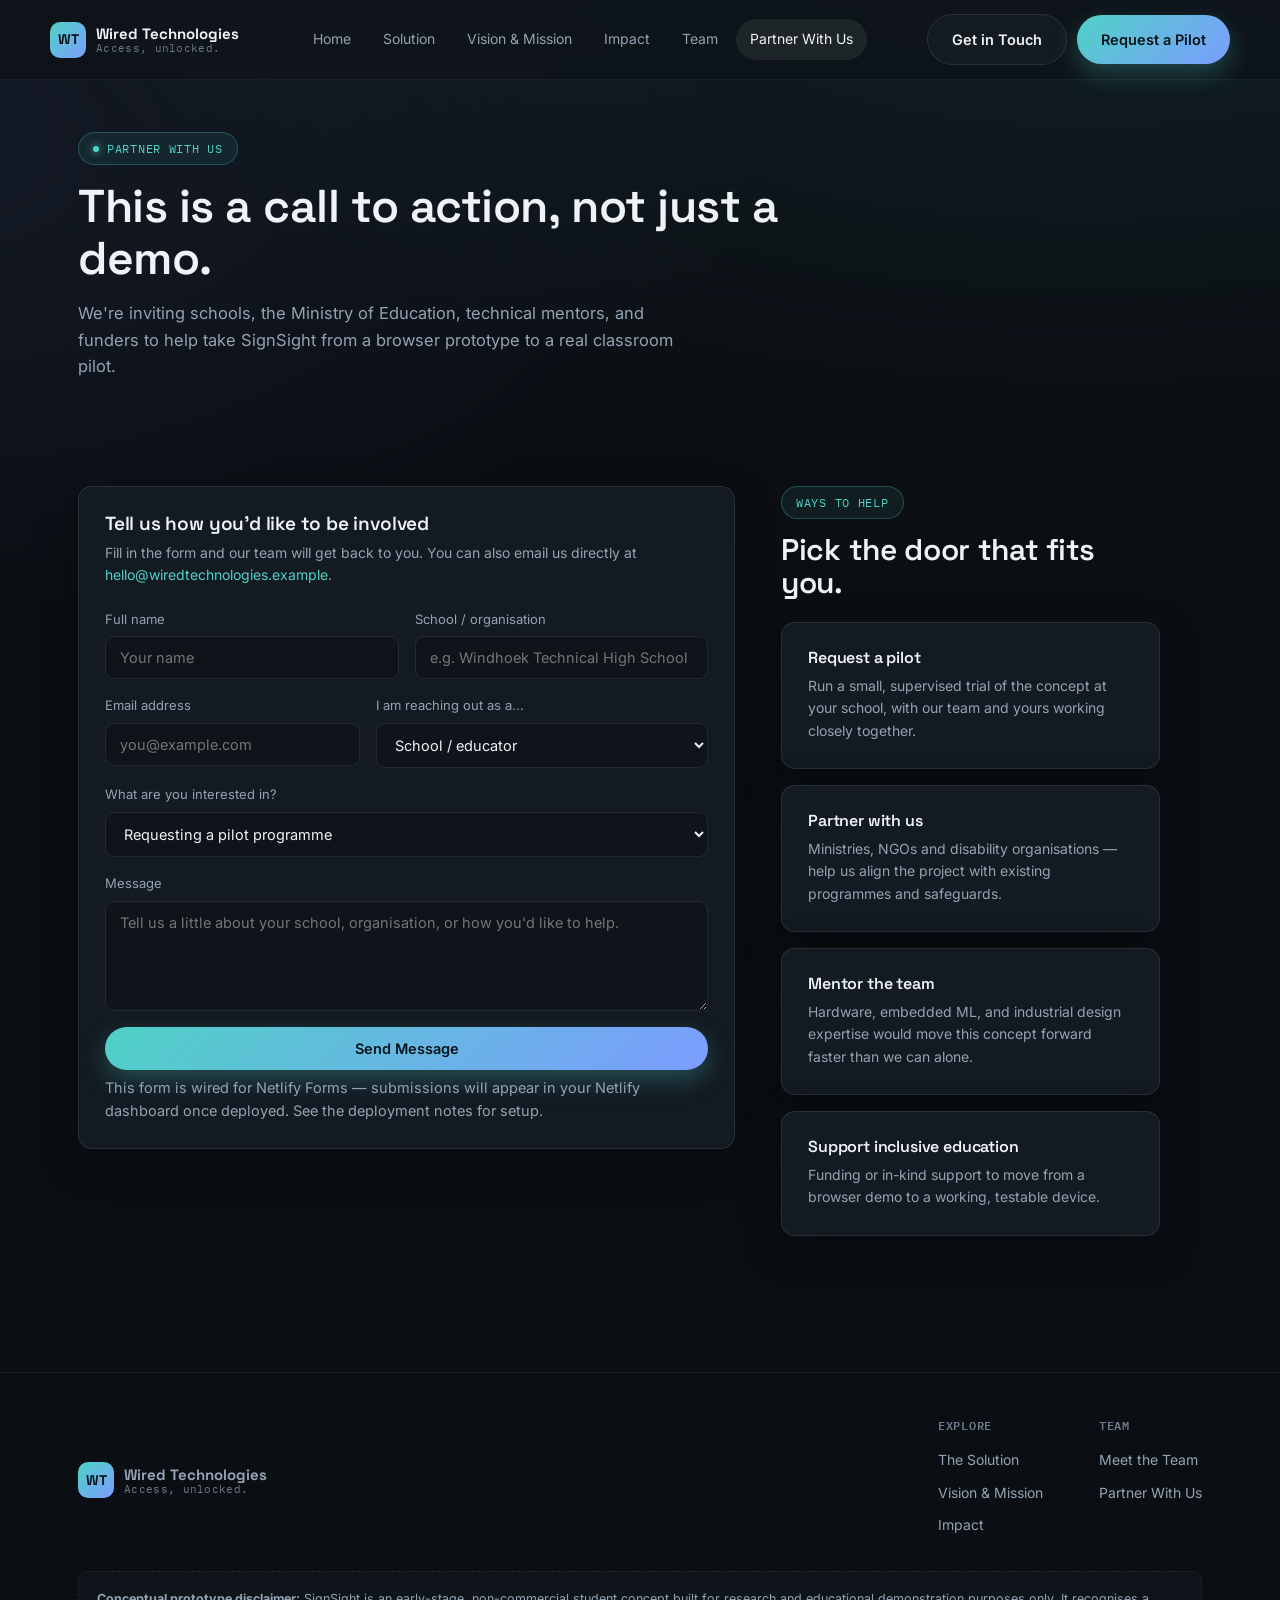
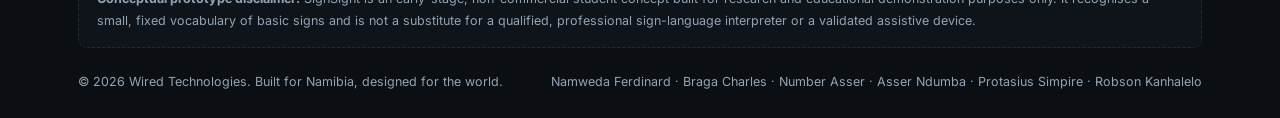
<file: contact.html>
<!DOCTYPE html>
<html lang="en">
<head>
<meta charset="UTF-8" />
<meta name="viewport" content="width=device-width, initial-scale=1.0" />
<title>Partner With Us — SignSight | Wired Technologies</title>
<meta name="description" content="Request a pilot, offer to mentor, or get in touch with the SignSight team." />
<link rel="icon" href="data:image/svg+xml,<svg xmlns=%22http://www.w3.org/2000/svg%22 viewBox=%220 0 100 100%22><rect width=%22100%22 height=%22100%22 rx=%2222%22 fill=%22%230b0f14%22/><text x=%2250%22 y=%2266%22 font-size=%2250%22 text-anchor=%22middle%22 fill=%22%234fd1c5%22 font-family=%22sans-serif%22>W</text></svg>" />
<link rel="stylesheet" href="css/style.css" />
</head>
<body>

  <header class="topbar">
    <div class="container topbar-inner">
      <a href="index.html" class="brand">
        <span class="brand-mark">WT</span>
        <span class="brand-text"><strong>Wired Technologies</strong><small>Access, unlocked.</small></span>
      </a>
      <nav class="nav-links" id="navLinks">
        <a href="index.html" data-page="index.html">Home</a>
        <a href="about.html" data-page="about.html">Solution</a>
        <a href="vision.html" data-page="vision.html">Vision &amp; Mission</a>
        <a href="impact.html" data-page="impact.html">Impact</a>
        <a href="team.html" data-page="team.html">Team</a>
        <a href="contact.html" data-page="contact.html">Partner With Us</a>
      </nav>
      <div class="nav-cta">
        <a href="contact.html" class="btn btn-ghost">Get in Touch</a>
        <a href="contact.html#pilot" class="btn btn-primary">Request a Pilot</a>
        <button class="nav-toggle" id="navToggle" aria-label="Toggle navigation" aria-expanded="false">
          <svg width="18" height="18" viewBox="0 0 24 24" fill="none" stroke="currentColor" stroke-width="2"><path d="M3 6h18M3 12h18M3 18h18"/></svg>
        </button>
      </div>
    </div>
  </header>

  <section class="page-hero">
    <div class="container">
      <span class="eyebrow"><span class="dot"></span> Partner with us</span>
      <h1>This is a call to action, not just a demo.</h1>
      <p>We're inviting schools, the Ministry of Education, technical mentors, and funders to help take SignSight from a browser prototype to a real classroom pilot.</p>
    </div>
  </section>

  <section class="section" id="pilot">
    <div class="container two-col">

      <!-- Contact form -->
      <div class="reveal">
        <div class="card">
          <h3 style="font-size:19px;">Tell us how you'd like to be involved</h3>
          <p class="muted" style="margin-top:6px; font-size:14px;">Fill in the form and our team will get back to you. You can also email us directly at <a href="mailto:hello@wiredtechnologies.example" style="color:var(--accent);">hello@wiredtechnologies.example</a>.</p>

          <form
            name="signsight-partner-inquiry"
            method="POST"
            data-netlify="true"
            netlify-honeypot="bot-field"
            style="margin-top:22px;"
          >
            <!-- Required hidden fields for Netlify Forms -->
            <input type="hidden" name="form-name" value="signsight-partner-inquiry" />
            <p style="display:none;">
              <label>Don't fill this out if you're human: <input name="bot-field" /></label>
            </p>

            <div class="form-grid">
              <div class="field">
                <label for="name">Full name</label>
                <input id="name" name="name" type="text" required placeholder="Your name" />
              </div>
              <div class="field">
                <label for="org">School / organisation</label>
                <input id="org" name="org" type="text" placeholder="e.g. Windhoek Technical High School" />
              </div>
            </div>

            <div class="form-grid">
              <div class="field">
                <label for="email">Email address</label>
                <input id="email" name="email" type="email" required placeholder="you@example.com" />
              </div>
              <div class="field">
                <label for="role">I am reaching out as a...</label>
                <select id="role" name="role">
                  <option value="school">School / educator</option>
                  <option value="ministry">Ministry of Education / policy partner</option>
                  <option value="deaf-community">Deaf community member / Deaf educator</option>
                  <option value="mentor">Technical mentor / engineer</option>
                  <option value="funder">Funder / donor</option>
                  <option value="other">Other</option>
                </select>
              </div>
            </div>

            <div class="field">
              <label for="interest">What are you interested in?</label>
              <select id="interest" name="interest">
                <option value="pilot">Requesting a pilot programme</option>
                <option value="partner">General partnership</option>
                <option value="mentor">Offering technical mentorship</option>
                <option value="fund">Offering funding / support</option>
                <option value="feedback">Sharing feedback on the concept</option>
              </select>
            </div>

            <div class="field">
              <label for="message">Message</label>
              <textarea id="message" name="message" required placeholder="Tell us a little about your school, organisation, or how you'd like to help."></textarea>
            </div>

            <button type="submit" class="btn btn-primary btn-block">Send Message</button>
            <p class="form-note">This form is wired for Netlify Forms — submissions will appear in your Netlify dashboard once deployed. See the deployment notes for setup.</p>
          </form>
        </div>
      </div>

      <!-- Ways to help -->
      <div class="reveal">
        <span class="eyebrow">Ways to help</span>
        <h2 style="margin-top:14px; font-size: clamp(24px,3vw,30px);">Pick the door that fits you.</h2>

        <div style="display:flex; flex-direction:column; gap:16px; margin-top:22px;">
          <div class="card">
            <h3 style="font-size:16px;">Request a pilot</h3>
            <p style="font-size:14px; margin-top:6px;">Run a small, supervised trial of the concept at your school, with our team and yours working closely together.</p>
          </div>
          <div class="card">
            <h3 style="font-size:16px;">Partner with us</h3>
            <p style="font-size:14px; margin-top:6px;">Ministries, NGOs and disability organisations — help us align the project with existing programmes and safeguards.</p>
          </div>
          <div class="card">
            <h3 style="font-size:16px;">Mentor the team</h3>
            <p style="font-size:14px; margin-top:6px;">Hardware, embedded ML, and industrial design expertise would move this concept forward faster than we can alone.</p>
          </div>
          <div class="card">
            <h3 style="font-size:16px;">Support inclusive education</h3>
            <p style="font-size:14px; margin-top:6px;">Funding or in-kind support to move from a browser demo to a working, testable device.</p>
          </div>
        </div>
      </div>
    </div>
  </section>

  <footer class="footer">
    <div class="container">
      <div class="footer-top">
        <div class="brand">
          <span class="brand-mark">WT</span>
          <span class="brand-text"><strong>Wired Technologies</strong><small>Access, unlocked.</small></span>
        </div>
        <div class="footer-cols">
          <div class="footer-col">
            <h4>Explore</h4>
            <a href="about.html">The Solution</a>
            <a href="vision.html">Vision &amp; Mission</a>
            <a href="impact.html">Impact</a>
          </div>
          <div class="footer-col">
            <h4>Team</h4>
            <a href="team.html">Meet the Team</a>
            <a href="contact.html">Partner With Us</a>
          </div>
        </div>
      </div>
      <div class="footer-disclaimer">
        <strong>Conceptual prototype disclaimer:</strong> SignSight is an early-stage, non-commercial student concept built for research and educational demonstration purposes only. It recognises a small, fixed vocabulary of basic signs and is not a substitute for a qualified, professional sign-language interpreter or a validated assistive device.
      </div>
      <div class="footer-bottom">
        <span>© <span data-year></span> Wired Technologies. Built for Namibia, designed for the world.</span>
        <span>Namweda Ferdinard · Braga Charles · Number Asser · Asser Ndumba · Protasius Simpire · Robson Kanhalelo</span>
      </div>
    </div>
  </footer>

  <script src="js/main.js"></script>
</body>
</html>
</file>
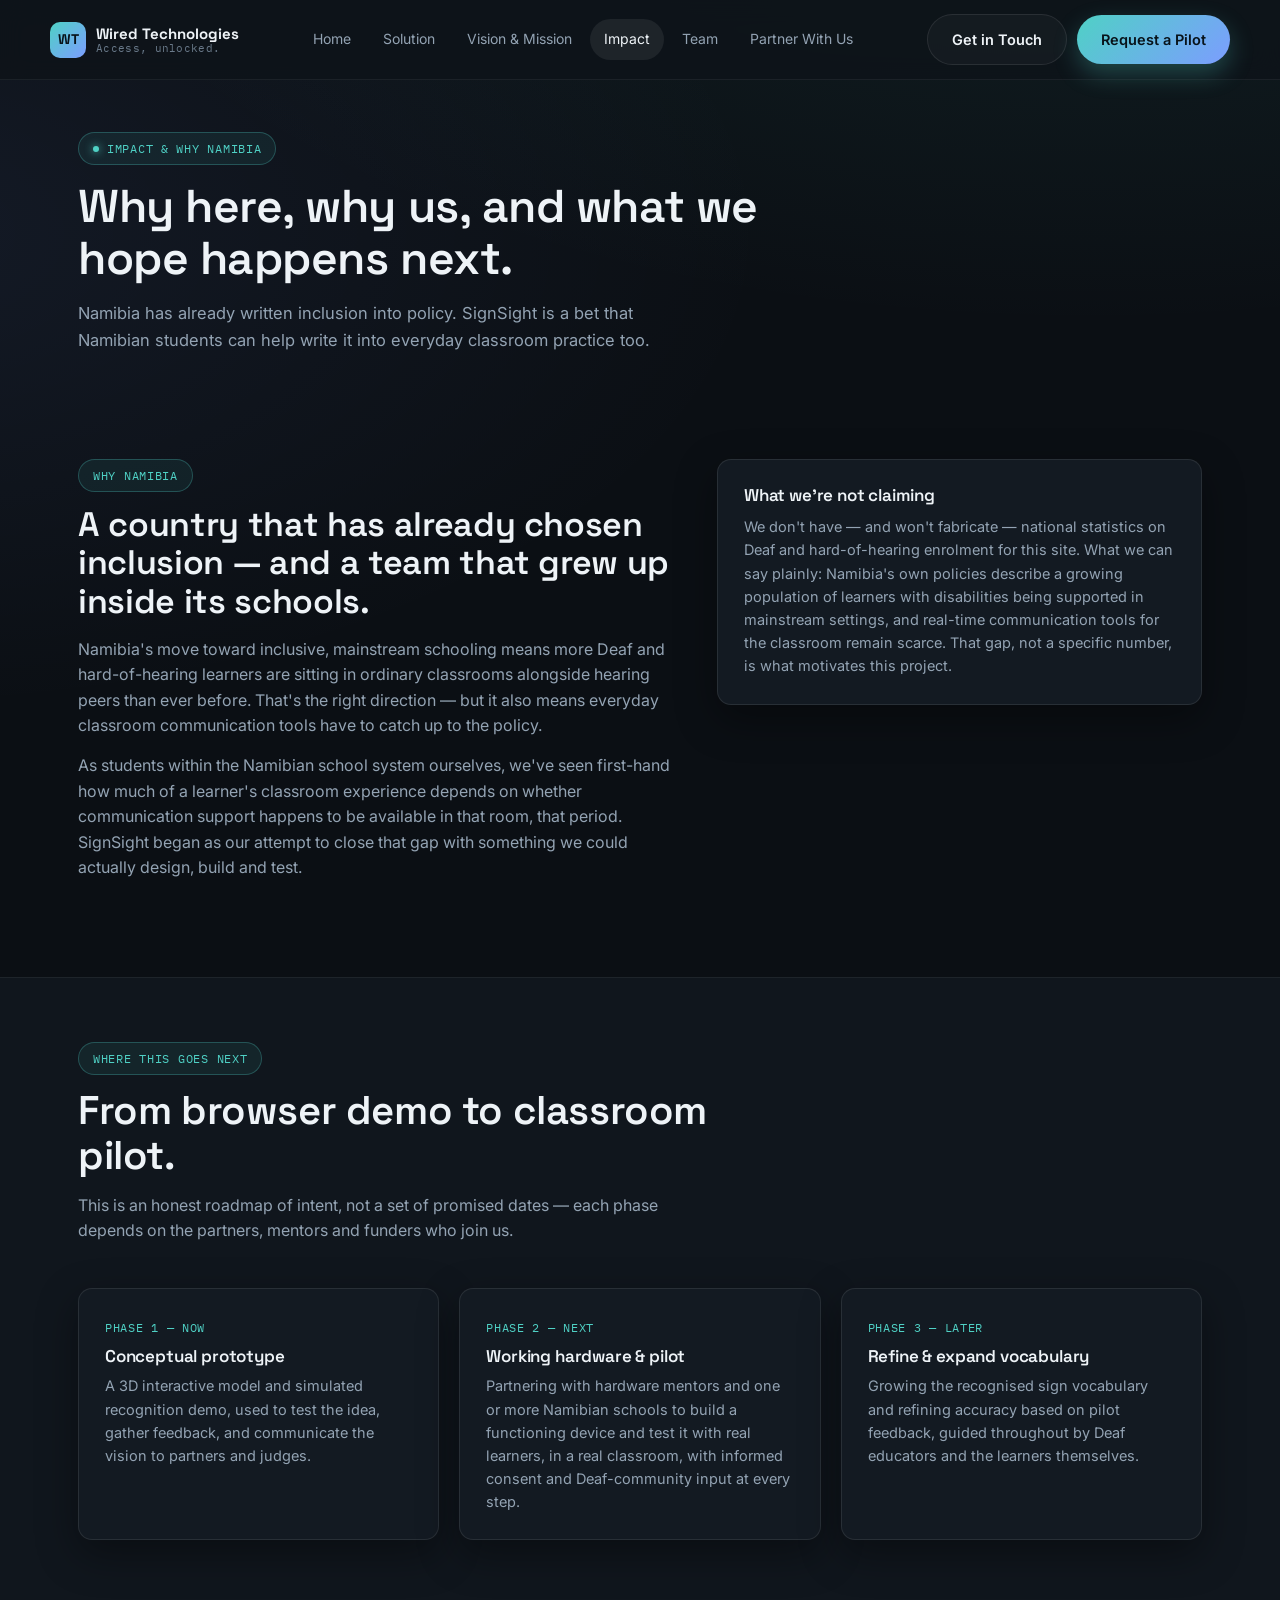
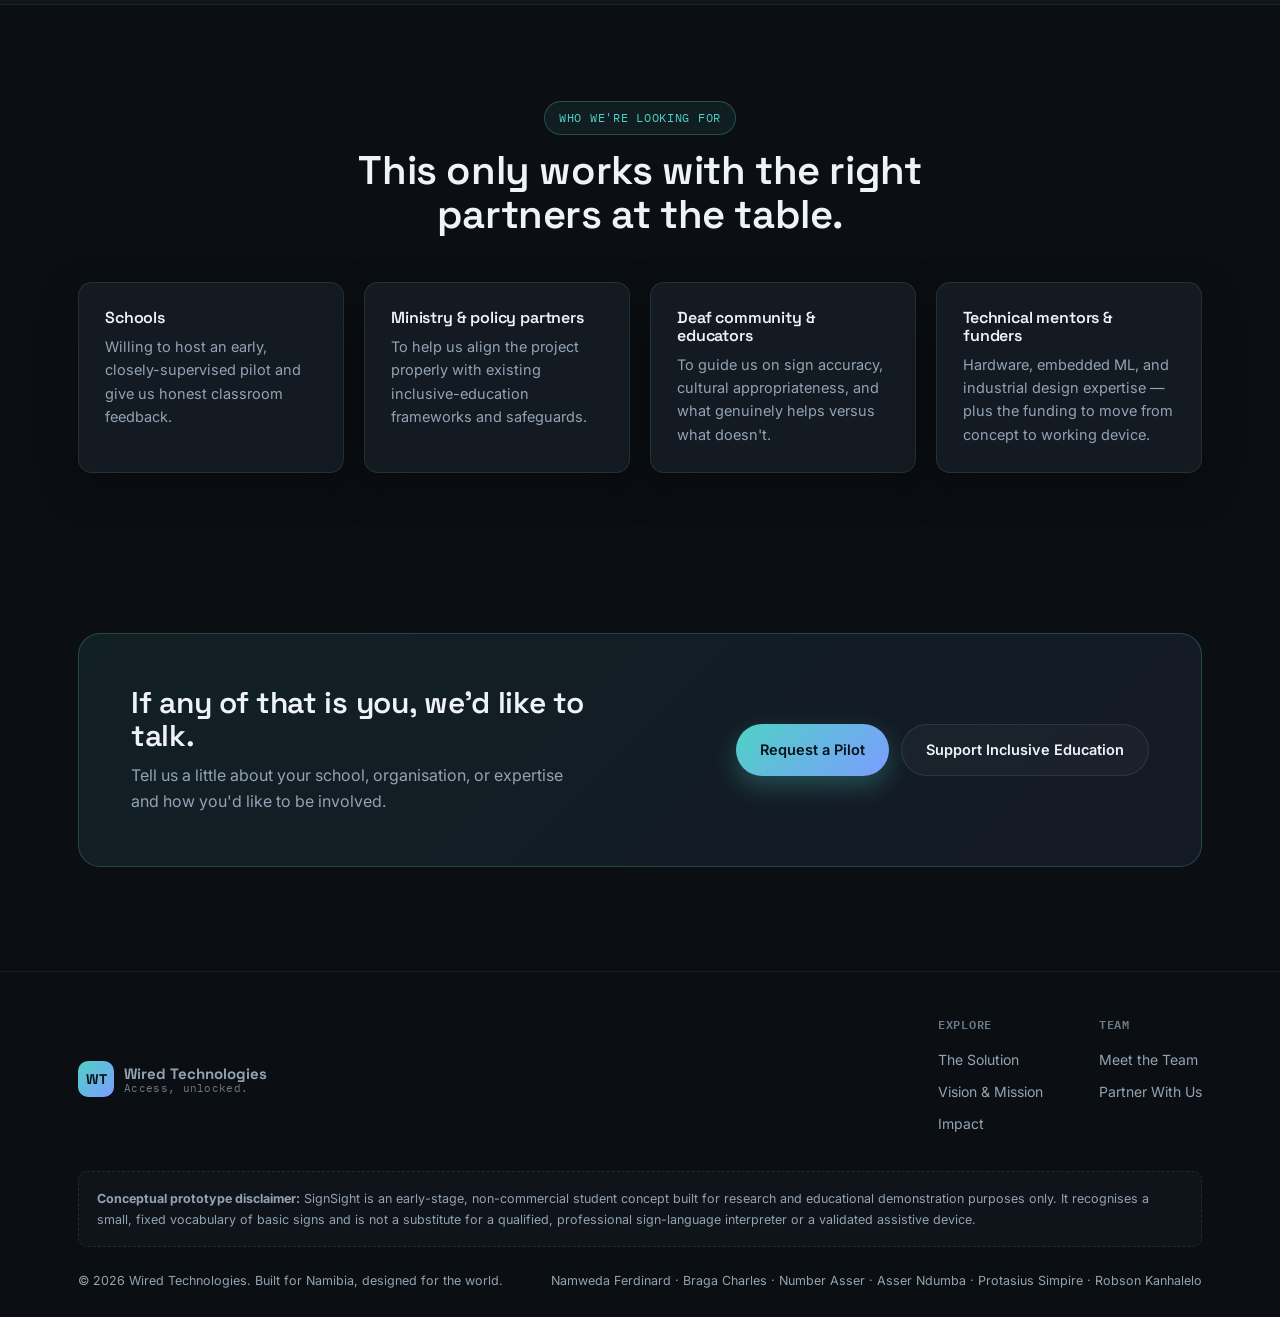
<file: impact.html>
<!DOCTYPE html>
<html lang="en">
<head>
<meta charset="UTF-8" />
<meta name="viewport" content="width=device-width, initial-scale=1.0" />
<title>Impact &amp; Why Namibia — SignSight | Wired Technologies</title>
<meta name="description" content="Why SignSight starts in Namibia, and the roadmap from conceptual prototype to classroom pilot." />
<link rel="icon" href="data:image/svg+xml,<svg xmlns=%22http://www.w3.org/2000/svg%22 viewBox=%220 0 100 100%22><rect width=%22100%22 height=%22100%22 rx=%2222%22 fill=%22%230b0f14%22/><text x=%2250%22 y=%2266%22 font-size=%2250%22 text-anchor=%22middle%22 fill=%22%234fd1c5%22 font-family=%22sans-serif%22>W</text></svg>" />
<link rel="stylesheet" href="css/style.css" />
</head>
<body>

  <header class="topbar">
    <div class="container topbar-inner">
      <a href="index.html" class="brand">
        <span class="brand-mark">WT</span>
        <span class="brand-text"><strong>Wired Technologies</strong><small>Access, unlocked.</small></span>
      </a>
      <nav class="nav-links" id="navLinks">
        <a href="index.html" data-page="index.html">Home</a>
        <a href="about.html" data-page="about.html">Solution</a>
        <a href="vision.html" data-page="vision.html">Vision &amp; Mission</a>
        <a href="impact.html" data-page="impact.html">Impact</a>
        <a href="team.html" data-page="team.html">Team</a>
        <a href="contact.html" data-page="contact.html">Partner With Us</a>
      </nav>
      <div class="nav-cta">
        <a href="contact.html" class="btn btn-ghost">Get in Touch</a>
        <a href="contact.html#pilot" class="btn btn-primary">Request a Pilot</a>
        <button class="nav-toggle" id="navToggle" aria-label="Toggle navigation" aria-expanded="false">
          <svg width="18" height="18" viewBox="0 0 24 24" fill="none" stroke="currentColor" stroke-width="2"><path d="M3 6h18M3 12h18M3 18h18"/></svg>
        </button>
      </div>
    </div>
  </header>

  <section class="page-hero">
    <div class="container">
      <span class="eyebrow"><span class="dot"></span> Impact &amp; why Namibia</span>
      <h1>Why here, why us, and what we hope happens next.</h1>
      <p>Namibia has already written inclusion into policy. SignSight is a bet that Namibian students can help write it into everyday classroom practice too.</p>
    </div>
  </section>

  <!-- ============ WHY NAMIBIA ============ -->
  <section class="section">
    <div class="container two-col">
      <div class="reveal">
        <span class="eyebrow">Why Namibia</span>
        <h2 style="margin-top:14px; font-size: clamp(26px,3.2vw,34px);">A country that has already chosen inclusion — and a team that grew up inside its schools.</h2>
        <p class="muted" style="margin-top:16px;">Namibia's move toward inclusive, mainstream schooling means more Deaf and hard-of-hearing learners are sitting in ordinary classrooms alongside hearing peers than ever before. That's the right direction — but it also means everyday classroom communication tools have to catch up to the policy.</p>
        <p class="muted" style="margin-top:14px;">As students within the Namibian school system ourselves, we've seen first-hand how much of a learner's classroom experience depends on whether communication support happens to be available in that room, that period. SignSight began as our attempt to close that gap with something we could actually design, build and test.</p>
      </div>
      <div class="card reveal">
        <h3>What we're not claiming</h3>
        <p style="margin-top:10px; font-size:14.5px;">We don't have — and won't fabricate — national statistics on Deaf and hard-of-hearing enrolment for this site. What we can say plainly: Namibia's own policies describe a growing population of learners with disabilities being supported in mainstream settings, and real-time communication tools for the classroom remain scarce. That gap, not a specific number, is what motivates this project.</p>
      </div>
    </div>
  </section>

  <!-- ============ ROADMAP ============ -->
  <section class="section section-tight" style="background: var(--bg-2); border-top:1px solid var(--border-soft); border-bottom:1px solid var(--border-soft);">
    <div class="container">
      <div class="section-head reveal">
        <span class="eyebrow">Where this goes next</span>
        <h2>From browser demo to classroom pilot.</h2>
        <p>This is an honest roadmap of intent, not a set of promised dates — each phase depends on the partners, mentors and funders who join us.</p>
      </div>
      <div class="grid grid-3">
        <div class="card step-card reveal">
          <span class="step-tag">Phase 1 — Now</span>
          <h3>Conceptual prototype</h3>
          <p>A 3D interactive model and simulated recognition demo, used to test the idea, gather feedback, and communicate the vision to partners and judges.</p>
        </div>
        <div class="card step-card reveal">
          <span class="step-tag">Phase 2 — Next</span>
          <h3>Working hardware &amp; pilot</h3>
          <p>Partnering with hardware mentors and one or more Namibian schools to build a functioning device and test it with real learners, in a real classroom, with informed consent and Deaf-community input at every step.</p>
        </div>
        <div class="card step-card reveal">
          <span class="step-tag">Phase 3 — Later</span>
          <h3>Refine &amp; expand vocabulary</h3>
          <p>Growing the recognised sign vocabulary and refining accuracy based on pilot feedback, guided throughout by Deaf educators and the learners themselves.</p>
        </div>
      </div>
    </div>
  </section>

  <!-- ============ WHO WE NEED ============ -->
  <section class="section">
    <div class="container">
      <div class="section-head reveal center">
        <span class="eyebrow">Who we're looking for</span>
        <h2>This only works with the right partners at the table.</h2>
      </div>
      <div class="grid grid-4">
        <div class="card reveal">
          <h3 style="font-size:16px;">Schools</h3>
          <p>Willing to host an early, closely-supervised pilot and give us honest classroom feedback.</p>
        </div>
        <div class="card reveal">
          <h3 style="font-size:16px;">Ministry &amp; policy partners</h3>
          <p>To help us align the project properly with existing inclusive-education frameworks and safeguards.</p>
        </div>
        <div class="card reveal">
          <h3 style="font-size:16px;">Deaf community &amp; educators</h3>
          <p>To guide us on sign accuracy, cultural appropriateness, and what genuinely helps versus what doesn't.</p>
        </div>
        <div class="card reveal">
          <h3 style="font-size:16px;">Technical mentors &amp; funders</h3>
          <p>Hardware, embedded ML, and industrial design expertise — plus the funding to move from concept to working device.</p>
        </div>
      </div>
    </div>
  </section>

  <section class="section section-tight">
    <div class="container">
      <div class="cta-band reveal">
        <div>
          <h2>If any of that is you, we'd like to talk.</h2>
          <p>Tell us a little about your school, organisation, or expertise and how you'd like to be involved.</p>
        </div>
        <div class="cta-row" style="margin-top:0;">
          <a href="contact.html#pilot" class="btn btn-primary">Request a Pilot</a>
          <a href="contact.html" class="btn btn-ghost">Support Inclusive Education</a>
        </div>
      </div>
    </div>
  </section>

  <footer class="footer">
    <div class="container">
      <div class="footer-top">
        <div class="brand">
          <span class="brand-mark">WT</span>
          <span class="brand-text"><strong>Wired Technologies</strong><small>Access, unlocked.</small></span>
        </div>
        <div class="footer-cols">
          <div class="footer-col">
            <h4>Explore</h4>
            <a href="about.html">The Solution</a>
            <a href="vision.html">Vision &amp; Mission</a>
            <a href="impact.html">Impact</a>
          </div>
          <div class="footer-col">
            <h4>Team</h4>
            <a href="team.html">Meet the Team</a>
            <a href="contact.html">Partner With Us</a>
          </div>
        </div>
      </div>
      <div class="footer-disclaimer">
        <strong>Conceptual prototype disclaimer:</strong> SignSight is an early-stage, non-commercial student concept built for research and educational demonstration purposes only. It recognises a small, fixed vocabulary of basic signs and is not a substitute for a qualified, professional sign-language interpreter or a validated assistive device.
      </div>
      <div class="footer-bottom">
        <span>© <span data-year></span> Wired Technologies. Built for Namibia, designed for the world.</span>
        <span>Namweda Ferdinard · Braga Charles · Number Asser · Asser Ndumba · Protasius Simpire · Robson Kanhalelo</span>
      </div>
    </div>
  </footer>

  <script src="js/main.js"></script>
</body>
</html>
</file>
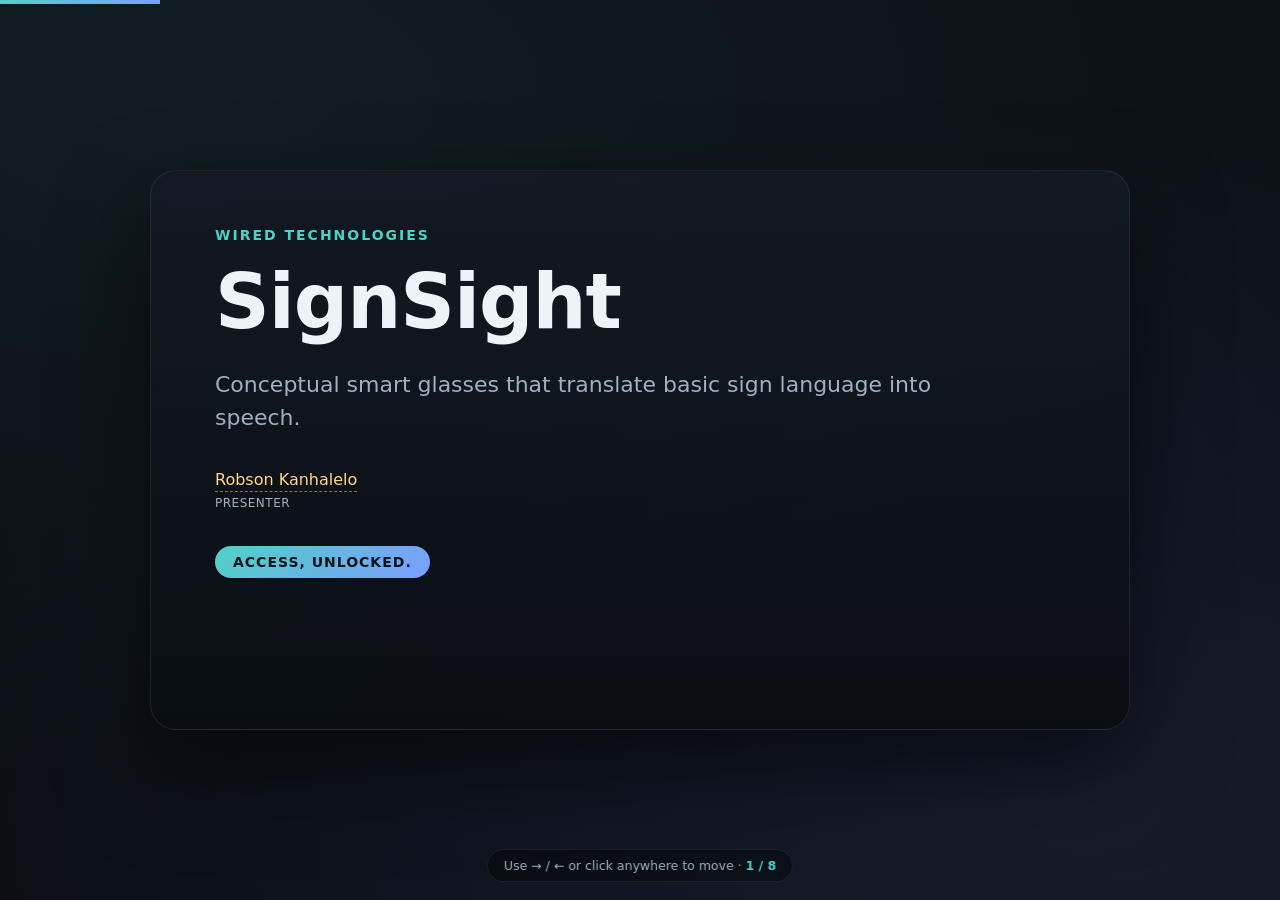
<file: slides.html>
<!DOCTYPE html>
<html lang="en">
<head>
<meta charset="UTF-8" />
<meta name="viewport" content="width=device-width, initial-scale=1.0, maximum-scale=1.0, user-scalable=no" />
<title>Wired Technologies — SignSight Pitch</title>
<link rel="stylesheet" href="style.css" />
</head>
<body>

  <div class="progress" id="progress"></div>
  <div class="nav-hint" id="navHint">Use → / ← or click anywhere to move · <span id="slideCount">1 / 8</span></div>

  <div class="viewport" id="viewport">
    <div class="canvas" id="canvas">

      <!-- 1. INTRODUCTION -->
      <section class="slide" data-scale="1" data-x="0" data-y="0">
        <div class="eyebrow">Wired Technologies</div>
        <h1>SignSight</h1>
        <p class="lead">Conceptual smart glasses that translate basic sign language into speech.</p>
        <div class="intro-meta">
          <div><span class="ph">Robson Kanhalelo</span><small>Presenter</small></div>
          <!-- <div><span class="ph">[ Team Role ]</span><small>e.g. Founder &amp; Lead Designer</small></div> -->
        </div>
        <div class="tag">Access, unlocked.</div>
      </section>

      <!-- 2. PROBLEM -->
      <section class="slide" data-scale="1.15" data-x="1500" data-y="-120">
        <div class="eyebrow">01 · Problem</div>
        <h2>Communication shouldn't be a barrier to learning.</h2>
        <p class="body">Deaf and hard-of-hearing learners face daily gaps in classrooms and public life — not because they lack ability, but because interpretation is scarce.</p>
        <div class="stat-grid">
          <div class="stat-card"><strong>430M</strong><span>people worldwide have disabling hearing loss (WHO)</span></div>
          <div class="stat-card"><strong>80%</strong><span>of school-age deaf children in low/middle-income countries are out of school</span></div>
          <div class="stat-card"><strong>&lt;3%</strong><span>of deaf children globally learn in a sign language they can use natively</span></div>
        </div>
      </section>

      <!-- 3. SOLUTION -->
      <section class="slide" data-scale="1.1" data-x="3100" data-y="140">
        <div class="eyebrow">02 · Solution</div>
        <h2>SignSight: glasses that listen with the eyes.</h2>
        <p class="body">A camera, on-device AI, and a bone-conduction speaker work together to recognise basic signs and speak them aloud in real time — no interpreter required for everyday phrases.</p>
        <ul class="pill-list">
          <li>Miniature camera</li>
          <li>On-device gesture AI</li>
          <li>Bone-conduction speech output</li>
          <li>Classroom &amp; everyday modes</li>
        </ul>
        <div class="proto-link">
          <div class="proto-card">
            <strong>Live interactive 3D prototype</strong>
            <p>See, rotate and demo the concept: <span class="ph"><a href="https://wiredtechnologies.netlify.app/" target="_blank">View Prototype</a></span></p>
          </div>
        </div>
      </section>

      <!-- 4. MARKET -->
      <section class="slide" data-scale="1.15" data-x="4700" data-y="-160">
        <div class="eyebrow">03 · Market</div>
        <h2>A large, underserved population.</h2>
        <div class="stat-grid three">
          <div class="stat-card"><strong>70M</strong><span>Deaf people worldwide (WFD)</span></div>
          <div class="stat-card"><strong>34M</strong><span>children under 15 with disabling hearing loss</span></div>
          <div class="stat-card"><strong>300+</strong><span>distinct sign languages in use globally</span></div>
          <div class="stat-card"><strong>136M</strong><span>people with hearing loss in the WHO African Region</span></div>
          <div class="stat-card"><strong>80%+</strong><span>of deaf people live in developing countries</span></div>
          <div class="stat-card"><strong>3.8%</strong><span>of Namibia's population (~114,648 people) lives with a disability — 2023 Census</span></div>
        </div>
      </section>

      <!-- 5. CHALLENGE / IMPACT -->
      <section class="slide" data-scale="1.1" data-x="6300" data-y="180">
        <div class="eyebrow">04 · Challenge &amp; Impact</div>
        <h2>Namibia's access gap is real and measurable.</h2>
        <div class="two-col">
          <div>
            <h3>Friction today</h3>
            <ul class="check-list">
              <li>Only a handful of specialised schools (e.g. Eluwa Special School, Windhoek School for the Deaf)</li>
              <li>Severe shortage of qualified sign-language interpreters nationwide</li>
              <li>Mainstream classrooms often lack any interpretation support</li>
              <li>Public offices and services frequently inaccessible to Deaf Namibians</li>
            </ul>
          </div>
          <div>
            <h3>Value created</h3>
            <ul class="check-list positive">
              <li>Real-time basic communication without waiting for an interpreter</li>
              <li>Supports inclusion in mainstream classrooms, not just special schools</li>
              <li>Lowers the everyday cost of simple interactions (greetings, yes/no, help)</li>
              <li>Complements — never replaces — professional interpreters</li>
            </ul>
          </div>
        </div>
        <p class="tiny-note">~8,300 culturally Deaf Namibians are estimated to use Namibian Sign Language natively (some older estimates of hearing-impaired individuals exceed 20,000).</p>
      </section>

      <!-- 6. COMPETITIVE ADVANTAGE -->
      <section class="slide" data-scale="1.1" data-x="7900" data-y="-140">
        <div class="eyebrow">05 · Competitive Advantage</div>
        <h2>Why this approach wins.</h2>
        <div class="adv-grid">
          <div class="adv-card"><h3>On-device first</h3><p>Core recognition works offline — critical where connectivity is unreliable.</p></div>
          <div class="adv-card"><h3>Hardware-agnostic vocabulary</h3><p>Sign vocabularies can be updated per region/language without redesigning hardware.</p></div>
          <div class="adv-card"><h3>Discreet, wearable form</h3><p>Looks and wears like ordinary glasses — no stigma, no bulky external device.</p></div>
          <div class="adv-card"><h3>Built with local context</h3><p>Designed around Namibian Sign Language and classroom realities first, then scaled outward.</p></div>
        </div>
      </section>

      <!-- 7. TEAM -->
      <section class="slide" data-scale="1.1" data-x="9500" data-y="160">
        <div class="eyebrow">06 · Team</div>
        <h2>The people executing the mission.</h2>
        <div class="team-grid">
          <div class="team-card"><div class="avatar">?</div><strong class="ph">Robson Kanhalelo</strong><span class="ph">Software Developer</span></div>
          <div class="team-card"><div class="avatar">?</div><strong class="ph">Tjinae Jorokee</strong><span class="ph">Hardware Lead</span></div>
          <div class="team-card"><div class="avatar">?</div><strong class="ph">Hamburee Varongera</strong><span class="ph">AI / ML Lead</span></div>
          <div class="team-card"><div class="avatar">?</div><strong class="ph">Protasius Simpire</strong><span class="ph">Education Partnership</span></div>
        </div>
      </section>

      <!-- 8. ASK -->
      <section class="slide final" data-scale="1.2" data-x="11100" data-y="-100">
        <div class="eyebrow">07 · Ask</div>
        <h2>What we need to move faster.</h2>
        <div class="ask-grid">
          <div class="ask-card"><strong>Funding</strong><p>Seed support to build a working hardware prototype beyond this concept.</p></div>
          <div class="ask-card"><strong>Pilot schools</strong><p>2–3 Namibian classrooms to trial the concept with real learners and teachers.</p></div>
          <div class="ask-card"><strong>Technical collaborators</strong><p>Gesture-recognition / embedded-AI expertise to validate feasibility.</p></div>
          <div class="ask-card"><strong>Deaf community partnership</strong><p>Guidance from Deaf Namibians and interpreters to keep this respectful and useful.</p></div>
        </div>
        <div class="thanks">
          <h2>Thank you.</h2>
          <p class="ph">info@wiredtechnologies.com</p>
        </div>
      </section>

    </div>
  </div>

  <script src="script.js"></script>
</body>
</html>
</file>
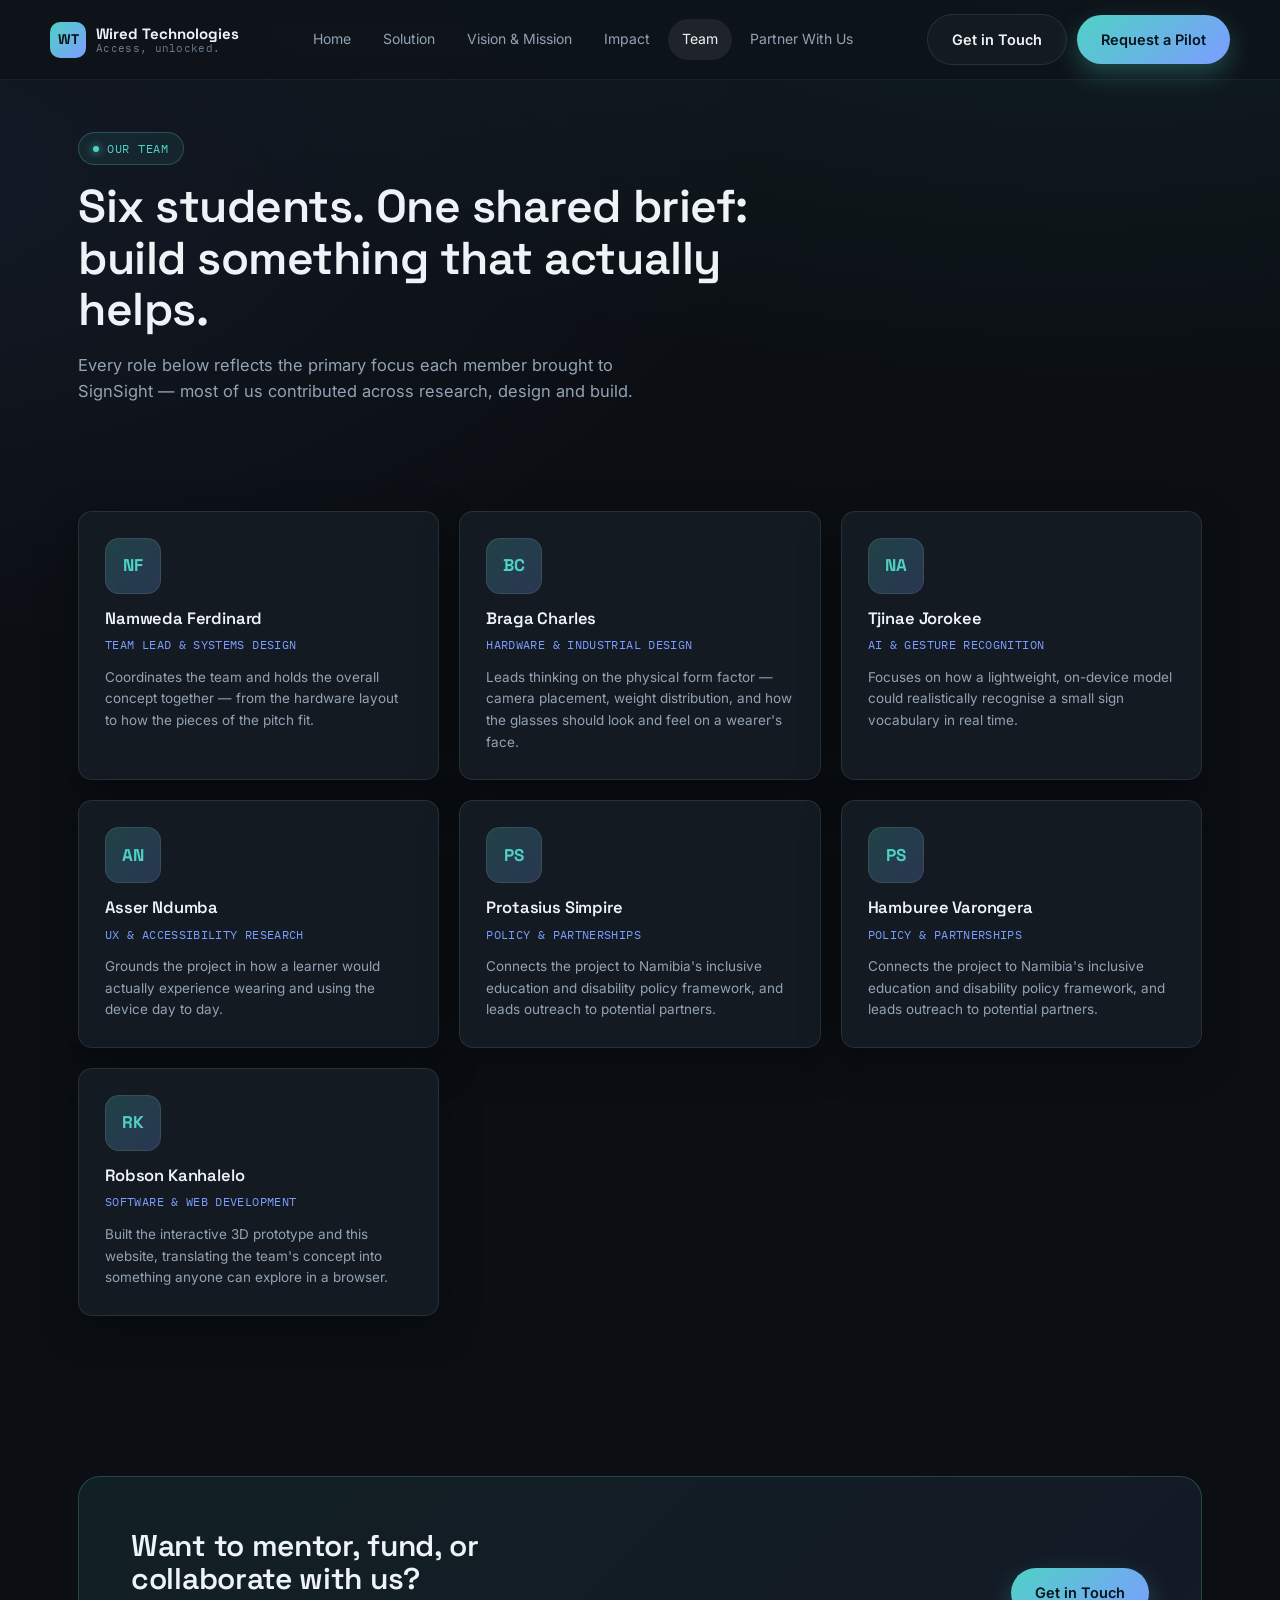
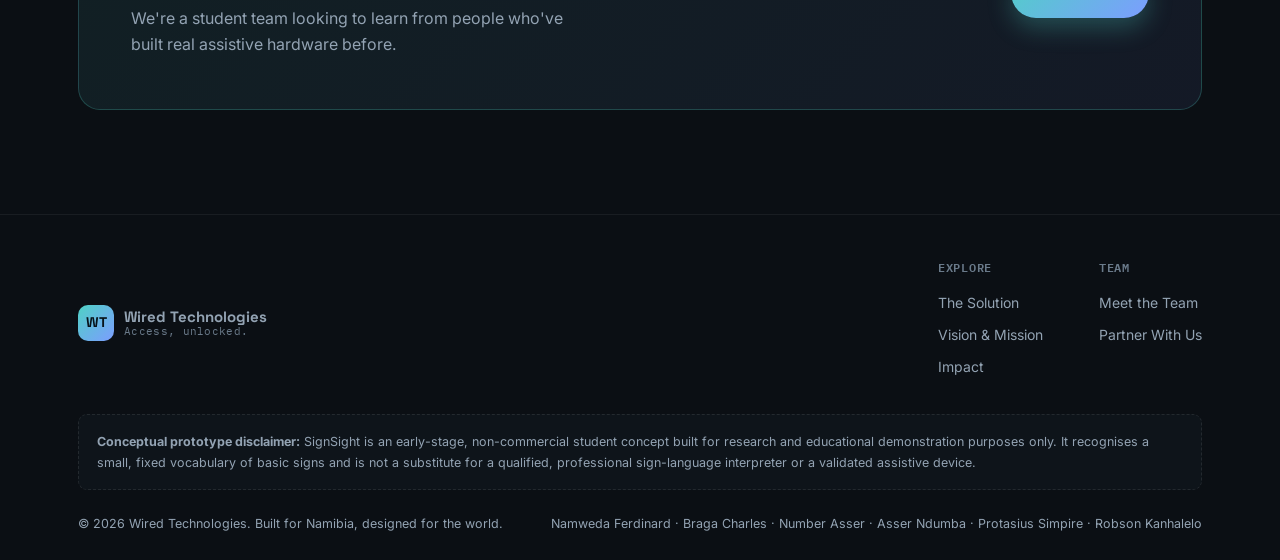
<file: team.html>
<!DOCTYPE html>
<html lang="en">
<head>
<meta charset="UTF-8" />
<meta name="viewport" content="width=device-width, initial-scale=1.0" />
<title>Our Team — SignSight | Wired Technologies</title>
<meta name="description" content="Meet the six-person student team building SignSight." />
<link rel="icon" href="data:image/svg+xml,<svg xmlns=%22http://www.w3.org/2000/svg%22 viewBox=%220 0 100 100%22><rect width=%22100%22 height=%22100%22 rx=%2222%22 fill=%22%230b0f14%22/><text x=%2250%22 y=%2266%22 font-size=%2250%22 text-anchor=%22middle%22 fill=%22%234fd1c5%22 font-family=%22sans-serif%22>W</text></svg>" />
<link rel="stylesheet" href="css/style.css" />
</head>
<body>

  <header class="topbar">
    <div class="container topbar-inner">
      <a href="index.html" class="brand">
        <span class="brand-mark">WT</span>
        <span class="brand-text"><strong>Wired Technologies</strong><small>Access, unlocked.</small></span>
      </a>
      <nav class="nav-links" id="navLinks">
        <a href="index.html" data-page="index.html">Home</a>
        <a href="about.html" data-page="about.html">Solution</a>
        <a href="vision.html" data-page="vision.html">Vision &amp; Mission</a>
        <a href="impact.html" data-page="impact.html">Impact</a>
        <a href="team.html" data-page="team.html">Team</a>
        <a href="contact.html" data-page="contact.html">Partner With Us</a>
      </nav>
      <div class="nav-cta">
        <a href="contact.html" class="btn btn-ghost">Get in Touch</a>
        <a href="contact.html#pilot" class="btn btn-primary">Request a Pilot</a>
        <button class="nav-toggle" id="navToggle" aria-label="Toggle navigation" aria-expanded="false">
          <svg width="18" height="18" viewBox="0 0 24 24" fill="none" stroke="currentColor" stroke-width="2"><path d="M3 6h18M3 12h18M3 18h18"/></svg>
        </button>
      </div>
    </div>
  </header>

  <section class="page-hero">
    <div class="container">
      <span class="eyebrow"><span class="dot"></span> Our team</span>
      <h1>Six students. One shared brief: build something that actually helps.</h1>
      <p>Every role below reflects the primary focus each member brought to SignSight — most of us contributed across research, design and build.</p>
    </div>
  </section>

  <section class="section">
    <div class="container">
      <div class="grid grid-3">
        <div class="card team-card reveal">
          <div class="team-avatar">NF</div>
          <h3>Namweda Ferdinard</h3>
          <span class="team-role">Team Lead &amp; Systems Design</span>
          <p class="desc">Coordinates the team and holds the overall concept together — from the hardware layout to how the pieces of the pitch fit.</p>
        </div>
        <div class="card team-card reveal">
          <div class="team-avatar">BC</div>
          <h3>Braga Charles</h3>
          <span class="team-role">Hardware &amp; Industrial Design</span>
          <p class="desc">Leads thinking on the physical form factor — camera placement, weight distribution, and how the glasses should look and feel on a wearer's face.</p>
        </div>
        <div class="card team-card reveal">
          <div class="team-avatar">NA</div>
          <h3>Tjinae Jorokee</h3>
          <span class="team-role">AI &amp; Gesture Recognition</span>
          <p class="desc">Focuses on how a lightweight, on-device model could realistically recognise a small sign vocabulary in real time.</p>
        </div>
        <div class="card team-card reveal">
          <div class="team-avatar">AN</div>
          <h3>Asser Ndumba</h3>
          <span class="team-role">UX &amp; Accessibility Research</span>
          <p class="desc">Grounds the project in how a learner would actually experience wearing and using the device day to day.</p>
        </div>
        <div class="card team-card reveal">
          <div class="team-avatar">PS</div>
          <h3>Protasius Simpire</h3>
          <span class="team-role">Policy &amp; Partnerships</span>
          <p class="desc">Connects the project to Namibia's inclusive education and disability policy framework, and leads outreach to potential partners.</p>
        </div>
        <div class="card team-card reveal">
          <div class="team-avatar">PS</div>
          <h3>Hamburee Varongera</h3>
          <span class="team-role">Policy &amp; Partnerships</span>
          <p class="desc">Connects the project to Namibia's inclusive education and disability policy framework, and leads outreach to potential partners.</p>
        </div>
        <div class="card team-card reveal">
          <div class="team-avatar">RK</div>
          <h3>Robson Kanhalelo</h3>
          <span class="team-role">Software &amp; Web Development</span>
          <p class="desc">Built the interactive 3D prototype and this website, translating the team's concept into something anyone can explore in a browser.</p>
        </div>
      </div>
    </div>
  </section>

  <section class="section section-tight">
    <div class="container">
      <div class="cta-band reveal">
        <div>
          <h2>Want to mentor, fund, or collaborate with us?</h2>
          <p>We're a student team looking to learn from people who've built real assistive hardware before.</p>
        </div>
        <div class="cta-row" style="margin-top:0;">
          <a href="contact.html" class="btn btn-primary">Get in Touch</a>
        </div>
      </div>
    </div>
  </section>

  <footer class="footer">
    <div class="container">
      <div class="footer-top">
        <div class="brand">
          <span class="brand-mark">WT</span>
          <span class="brand-text"><strong>Wired Technologies</strong><small>Access, unlocked.</small></span>
        </div>
        <div class="footer-cols">
          <div class="footer-col">
            <h4>Explore</h4>
            <a href="about.html">The Solution</a>
            <a href="vision.html">Vision &amp; Mission</a>
            <a href="impact.html">Impact</a>
          </div>
          <div class="footer-col">
            <h4>Team</h4>
            <a href="team.html">Meet the Team</a>
            <a href="contact.html">Partner With Us</a>
          </div>
        </div>
      </div>
      <div class="footer-disclaimer">
        <strong>Conceptual prototype disclaimer:</strong> SignSight is an early-stage, non-commercial student concept built for research and educational demonstration purposes only. It recognises a small, fixed vocabulary of basic signs and is not a substitute for a qualified, professional sign-language interpreter or a validated assistive device.
      </div>
      <div class="footer-bottom">
        <span>© <span data-year></span> Wired Technologies. Built for Namibia, designed for the world.</span>
        <span>Namweda Ferdinard · Braga Charles · Number Asser · Asser Ndumba · Protasius Simpire · Robson Kanhalelo</span>
      </div>
    </div>
  </footer>

  <script src="js/main.js"></script>
</body>
</html>
</file>
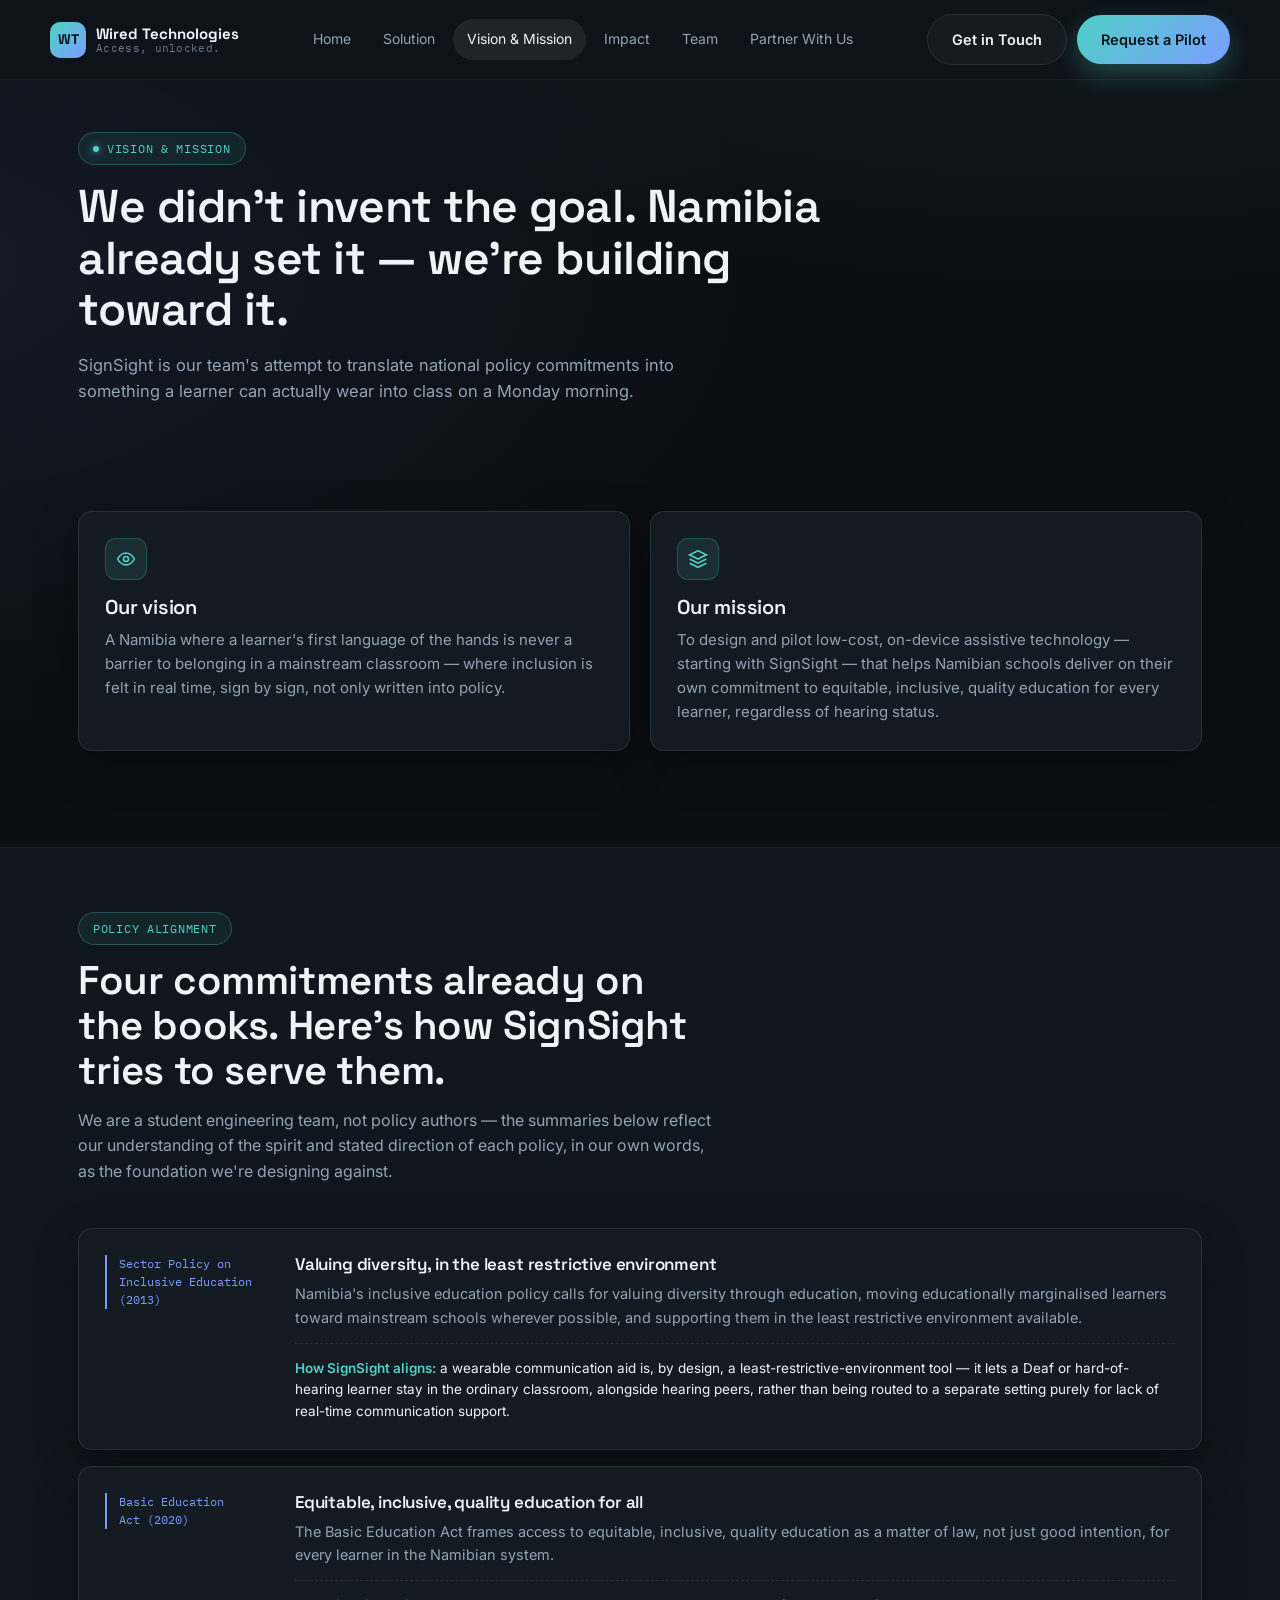
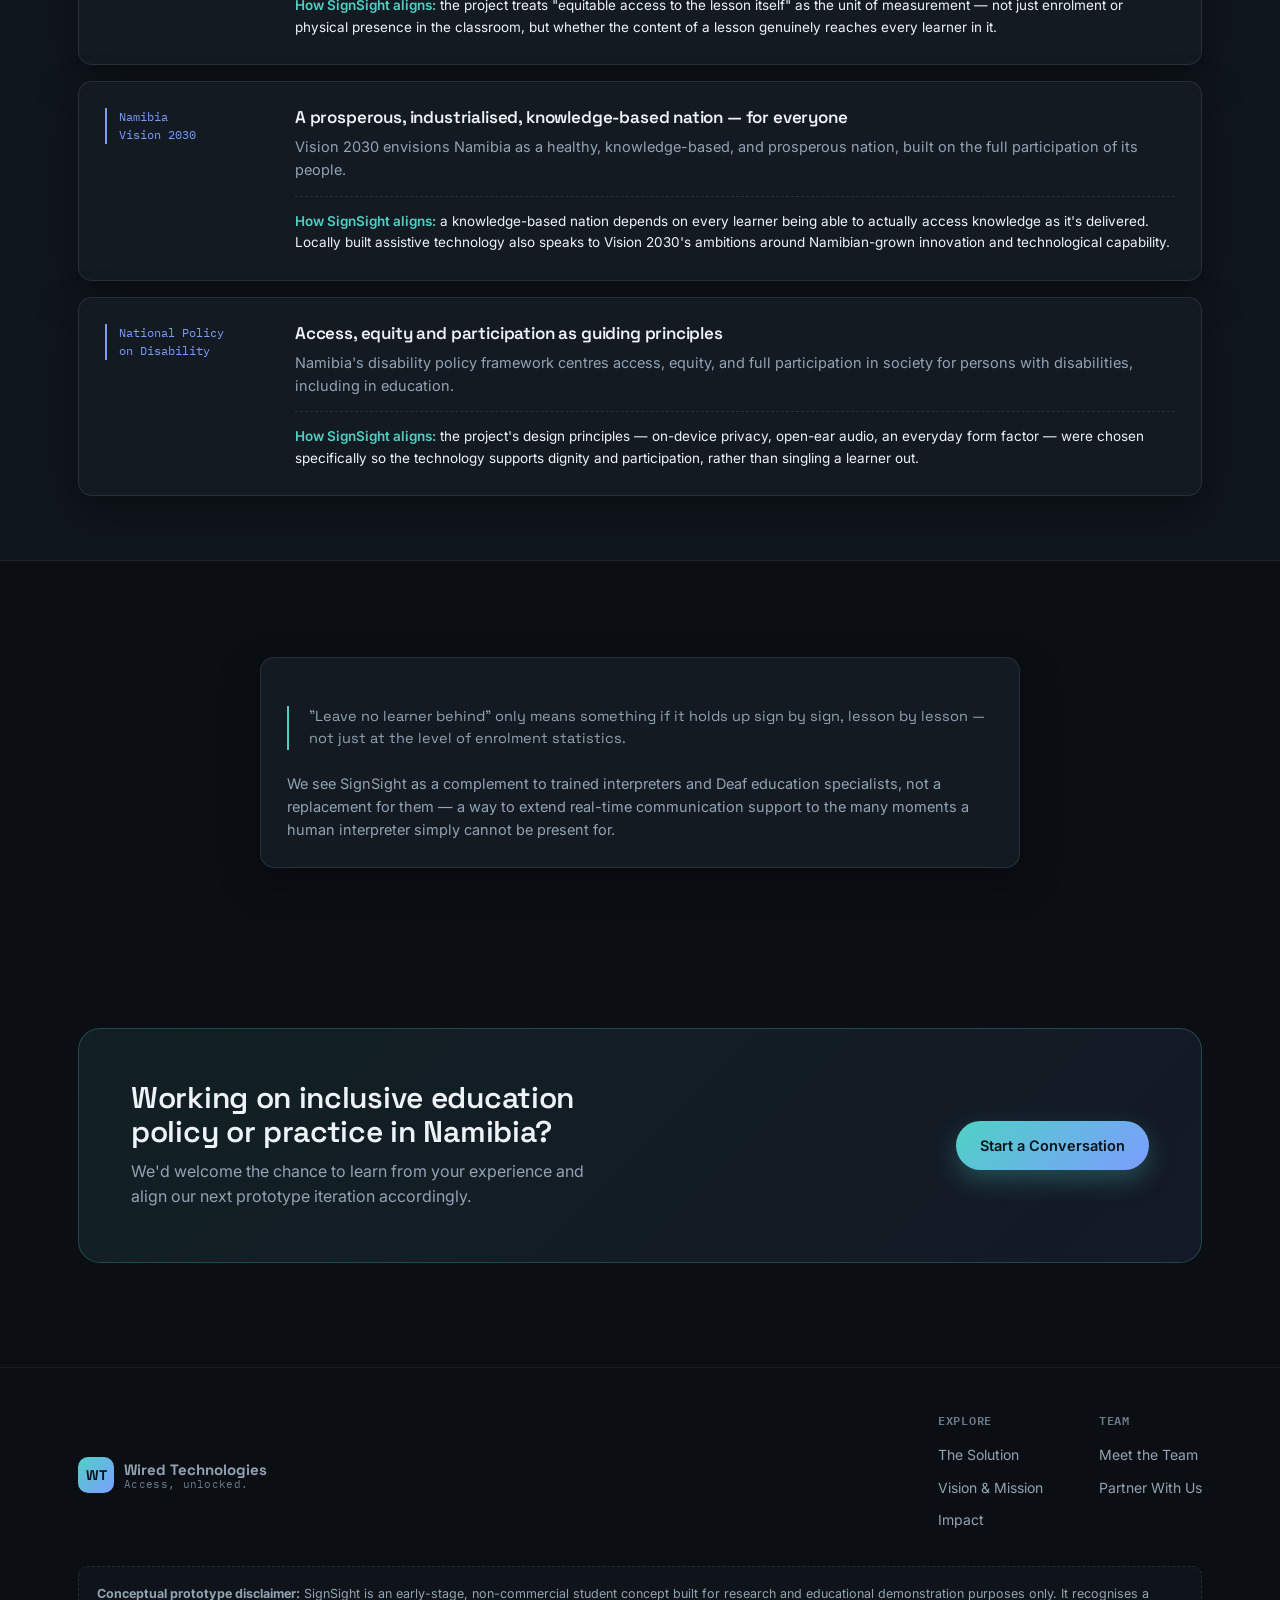
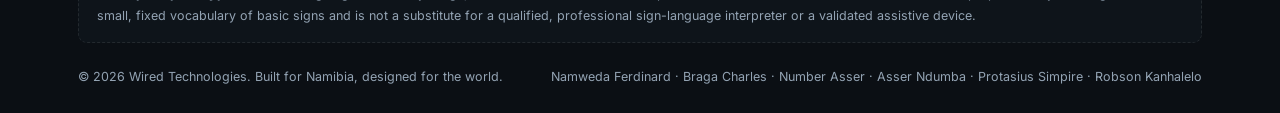
<file: vision.html>
<!DOCTYPE html>
<html lang="en">
<head>
<meta charset="UTF-8" />
<meta name="viewport" content="width=device-width, initial-scale=1.0" />
<title>Vision &amp; Mission — SignSight | Wired Technologies</title>
<meta name="description" content="SignSight's vision and mission, grounded in Namibia's Sector Policy on Inclusive Education, the Basic Education Act, Vision 2030 and the National Policy on Disability." />
<link rel="icon" href="data:image/svg+xml,<svg xmlns=%22http://www.w3.org/2000/svg%22 viewBox=%220 0 100 100%22><rect width=%22100%22 height=%22100%22 rx=%2222%22 fill=%22%230b0f14%22/><text x=%2250%22 y=%2266%22 font-size=%2250%22 text-anchor=%22middle%22 fill=%22%234fd1c5%22 font-family=%22sans-serif%22>W</text></svg>" />
<link rel="stylesheet" href="css/style.css" />
</head>
<body>

  <header class="topbar">
    <div class="container topbar-inner">
      <a href="index.html" class="brand">
        <span class="brand-mark">WT</span>
        <span class="brand-text"><strong>Wired Technologies</strong><small>Access, unlocked.</small></span>
      </a>
      <nav class="nav-links" id="navLinks">
        <a href="index.html" data-page="index.html">Home</a>
        <a href="about.html" data-page="about.html">Solution</a>
        <a href="vision.html" data-page="vision.html">Vision &amp; Mission</a>
        <a href="impact.html" data-page="impact.html">Impact</a>
        <a href="team.html" data-page="team.html">Team</a>
        <a href="contact.html" data-page="contact.html">Partner With Us</a>
      </nav>
      <div class="nav-cta">
        <a href="contact.html" class="btn btn-ghost">Get in Touch</a>
        <a href="contact.html#pilot" class="btn btn-primary">Request a Pilot</a>
        <button class="nav-toggle" id="navToggle" aria-label="Toggle navigation" aria-expanded="false">
          <svg width="18" height="18" viewBox="0 0 24 24" fill="none" stroke="currentColor" stroke-width="2"><path d="M3 6h18M3 12h18M3 18h18"/></svg>
        </button>
      </div>
    </div>
  </header>

  <section class="page-hero">
    <div class="container">
      <span class="eyebrow"><span class="dot"></span> Vision &amp; mission</span>
      <h1>We didn't invent the goal. Namibia already set it — we're building toward it.</h1>
      <p>SignSight is our team's attempt to translate national policy commitments into something a learner can actually wear into class on a Monday morning.</p>
    </div>
  </section>

  <!-- ============ VISION / MISSION STATEMENTS ============ -->
  <section class="section">
    <div class="container grid grid-2">
      <div class="card reveal">
        <div class="card-icon"><svg width="20" height="20" viewBox="0 0 24 24" fill="none" stroke="currentColor" stroke-width="2"><path d="M2 12s3.5-7 10-7 10 7 10 7-3.5 7-10 7-10-7-10-7z"/><circle cx="12" cy="12" r="3"/></svg></div>
        <h3 style="font-size:20px;">Our vision</h3>
        <p style="margin-top:10px; font-size:15px;">A Namibia where a learner's first language of the hands is never a barrier to belonging in a mainstream classroom — where inclusion is felt in real time, sign by sign, not only written into policy.</p>
      </div>
      <div class="card reveal">
        <div class="card-icon"><svg width="20" height="20" viewBox="0 0 24 24" fill="none" stroke="currentColor" stroke-width="2"><path d="M12 2 2 7l10 5 10-5-10-5z"/><path d="M2 17l10 5 10-5M2 12l10 5 10-5"/></svg></div>
        <h3 style="font-size:20px;">Our mission</h3>
        <p style="margin-top:10px; font-size:15px;">To design and pilot low-cost, on-device assistive technology — starting with SignSight — that helps Namibian schools deliver on their own commitment to equitable, inclusive, quality education for every learner, regardless of hearing status.</p>
      </div>
    </div>
  </section>

  <!-- ============ POLICY ALIGNMENT ============ -->
  <section class="section section-tight" style="background: var(--bg-2); border-top:1px solid var(--border-soft); border-bottom:1px solid var(--border-soft);">
    <div class="container">
      <div class="section-head reveal">
        <span class="eyebrow">Policy alignment</span>
        <h2>Four commitments already on the books. Here's how SignSight tries to serve them.</h2>
        <p>We are a student engineering team, not policy authors — the summaries below reflect our understanding of the spirit and stated direction of each policy, in our own words, as the foundation we're designing against.</p>
      </div>

      <div class="policy-card reveal">
        <div class="policy-tag">Sector Policy on<br/>Inclusive Education<br/>(2013)</div>
        <div>
          <h3>Valuing diversity, in the least restrictive environment</h3>
          <p>Namibia's inclusive education policy calls for valuing diversity through education, moving educationally marginalised learners toward mainstream schools wherever possible, and supporting them in the least restrictive environment available.</p>
          <div class="alignment"><b>How SignSight aligns:</b> a wearable communication aid is, by design, a least-restrictive-environment tool — it lets a Deaf or hard-of-hearing learner stay in the ordinary classroom, alongside hearing peers, rather than being routed to a separate setting purely for lack of real-time communication support.</div>
        </div>
      </div>

      <div class="policy-card reveal">
        <div class="policy-tag">Basic Education<br/>Act (2020)</div>
        <div>
          <h3>Equitable, inclusive, quality education for all</h3>
          <p>The Basic Education Act frames access to equitable, inclusive, quality education as a matter of law, not just good intention, for every learner in the Namibian system.</p>
          <div class="alignment"><b>How SignSight aligns:</b> the project treats "equitable access to the lesson itself" as the unit of measurement — not just enrolment or physical presence in the classroom, but whether the content of a lesson genuinely reaches every learner in it.</div>
        </div>
      </div>

      <div class="policy-card reveal">
        <div class="policy-tag">Namibia<br/>Vision 2030</div>
        <div>
          <h3>A prosperous, industrialised, knowledge-based nation — for everyone</h3>
          <p>Vision 2030 envisions Namibia as a healthy, knowledge-based, and prosperous nation, built on the full participation of its people.</p>
          <div class="alignment"><b>How SignSight aligns:</b> a knowledge-based nation depends on every learner being able to actually access knowledge as it's delivered. Locally built assistive technology also speaks to Vision 2030's ambitions around Namibian-grown innovation and technological capability.</div>
        </div>
      </div>

      <div class="policy-card reveal">
        <div class="policy-tag">National Policy<br/>on Disability</div>
        <div>
          <h3>Access, equity and participation as guiding principles</h3>
          <p>Namibia's disability policy framework centres access, equity, and full participation in society for persons with disabilities, including in education.</p>
          <div class="alignment"><b>How SignSight aligns:</b> the project's design principles — on-device privacy, open-ear audio, an everyday form factor — were chosen specifically so the technology supports dignity and participation, rather than singling a learner out.</div>
        </div>
      </div>
    </div>
  </section>

  <!-- ============ NOT REPLACING, SUPPORTING ============ -->
  <section class="section">
    <div class="container">
      <div class="card reveal" style="max-width:760px; margin:0 auto;">
        <p class="quote-block">"Leave no learner behind" only means something if it holds up sign by sign, lesson by lesson — not just at the level of enrolment statistics.</p>
        <p class="muted" style="margin-top:14px;">We see SignSight as a complement to trained interpreters and Deaf education specialists, not a replacement for them — a way to extend real-time communication support to the many moments a human interpreter simply cannot be present for.</p>
      </div>
    </div>
  </section>

  <section class="section section-tight">
    <div class="container">
      <div class="cta-band reveal">
        <div>
          <h2>Working on inclusive education policy or practice in Namibia?</h2>
          <p>We'd welcome the chance to learn from your experience and align our next prototype iteration accordingly.</p>
        </div>
        <div class="cta-row" style="margin-top:0;">
          <a href="contact.html" class="btn btn-primary">Start a Conversation</a>
        </div>
      </div>
    </div>
  </section>

  <footer class="footer">
    <div class="container">
      <div class="footer-top">
        <div class="brand">
          <span class="brand-mark">WT</span>
          <span class="brand-text"><strong>Wired Technologies</strong><small>Access, unlocked.</small></span>
        </div>
        <div class="footer-cols">
          <div class="footer-col">
            <h4>Explore</h4>
            <a href="about.html">The Solution</a>
            <a href="vision.html">Vision &amp; Mission</a>
            <a href="impact.html">Impact</a>
          </div>
          <div class="footer-col">
            <h4>Team</h4>
            <a href="team.html">Meet the Team</a>
            <a href="contact.html">Partner With Us</a>
          </div>
        </div>
      </div>
      <div class="footer-disclaimer">
        <strong>Conceptual prototype disclaimer:</strong> SignSight is an early-stage, non-commercial student concept built for research and educational demonstration purposes only. It recognises a small, fixed vocabulary of basic signs and is not a substitute for a qualified, professional sign-language interpreter or a validated assistive device.
      </div>
      <div class="footer-bottom">
        <span>© <span data-year></span> Wired Technologies. Built for Namibia, designed for the world.</span>
        <span>Namweda Ferdinard · Braga Charles · Number Asser · Asser Ndumba · Protasius Simpire · Robson Kanhalelo</span>
      </div>
    </div>
  </footer>

  <script src="js/main.js"></script>
</body>
</html>
</file>
<file: css/style.css>
/* ===========================================================
   Wired Technologies — SignSight
   Site-wide design system
   =========================================================== */

@import url('https://fonts.googleapis.com/css2?family=Space+Grotesk:wght@500;600;700&family=Inter:wght@400;500;600;700&family=IBM+Plex+Mono:wght@500&display=swap');

:root{
  --bg: #0b0f14;
  --bg-2: #10161d;
  --panel: #131a22;
  --panel-2: #0e141a;
  --text: #eef3f7;
  --muted: #93a3b3;
  --muted-2: #6a7a8a;
  --accent: #4fd1c5;      /* recognition / sign */
  --accent-2: #7c9dff;    /* speech / voice */
  --sun: #f2b880;         /* human warmth — used sparingly */
  --border: rgba(255,255,255,0.09);
  --border-soft: rgba(255,255,255,0.06);
  --shadow: 0 14px 40px rgba(0,0,0,0.38);
  --radius-lg: 22px;
  --radius-md: 14px;
  --radius-sm: 9px;
  --font-display: 'Space Grotesk', system-ui, sans-serif;
  --font-body: 'Inter', system-ui, -apple-system, sans-serif;
  --font-mono: 'IBM Plex Mono', ui-monospace, monospace;
  --container: 1180px;
}

*{ box-sizing: border-box; }
html{ scroll-behavior: smooth; }
@media (prefers-reduced-motion: reduce){
  html{ scroll-behavior: auto; }
  *{ animation-duration: 0.001ms !important; animation-iteration-count: 1 !important; transition-duration: 0.001ms !important; scroll-behavior: auto !important; }
}

body{
  margin:0;
  background:
    radial-gradient(1100px 560px at 85% -8%, rgba(79,209,197,0.10), transparent),
    radial-gradient(900px 480px at -10% 8%, rgba(124,157,255,0.08), transparent),
    var(--bg);
  color: var(--text);
  font-family: var(--font-body);
  line-height: 1.6;
  -webkit-font-smoothing: antialiased;
}

img{ max-width:100%; display:block; }
a{ color: inherit; text-decoration: none; }
button{ font-family: inherit; }
ul{ margin:0; padding:0; list-style:none; }
h1,h2,h3,h4{ font-family: var(--font-display); font-weight: 600; line-height: 1.12; margin: 0; letter-spacing: -0.01em; }
p{ margin:0; }

.container{ max-width: var(--container); margin: 0 auto; padding: 0 28px; }
@media (max-width: 640px){ .container{ padding: 0 20px; } }

.eyebrow{
  display:inline-flex; align-items:center; gap:8px;
  font-family: var(--font-mono); font-size: 12px; letter-spacing:.06em;
  text-transform: uppercase; color: var(--accent);
  background: rgba(79,209,197,0.08);
  border: 1px solid rgba(79,209,197,0.28);
  padding: 6px 14px; border-radius: 999px;
}
.eyebrow .dot{
  width:6px; height:6px; border-radius:50%; background: var(--accent);
  box-shadow: 0 0 8px var(--accent);
  animation: dot-pulse 1.8s infinite;
}
@keyframes dot-pulse{ 0%,100%{opacity:1; transform:scale(1);} 50%{opacity:.35; transform:scale(.65);} }

.section{ padding: 96px 0; }
.section-tight{ padding: 64px 0; }
@media (max-width: 780px){ .section{ padding: 64px 0; } .section-tight{ padding: 44px 0; } }

.section-head{ max-width: 640px; margin-bottom: 44px; }
.section-head h2{ font-size: clamp(28px, 3.4vw, 40px); margin: 14px 0 14px; }
.section-head p{ color: var(--muted); font-size: 16px; }

.muted{ color: var(--muted); }
.center{ text-align:center; margin-left:auto; margin-right:auto; }

/* ---------------- Buttons ---------------- */
.btn{
  display:inline-flex; align-items:center; justify-content:center; gap:8px;
  border:none; border-radius: 999px; padding: 13px 24px;
  font-family: var(--font-body); font-weight: 600; font-size: 14.5px;
  cursor:pointer; white-space: nowrap;
  transition: transform .15s ease, box-shadow .15s ease, border-color .15s ease, background .15s ease;
}
.btn:active{ transform: scale(.97); }
.btn-primary{
  background: linear-gradient(135deg, var(--accent), var(--accent-2));
  color: #08131a;
  box-shadow: 0 10px 24px rgba(79,209,197,0.28);
}
.btn-primary:hover{ box-shadow: 0 14px 30px rgba(79,209,197,0.4); }
.btn-ghost{
  background: rgba(255,255,255,0.03);
  color: var(--text);
  border: 1px solid var(--border);
}
.btn-ghost:hover{ border-color: var(--accent); color: var(--accent); }
.btn-block{ width:100%; }
.cta-row{ display:flex; flex-wrap:wrap; gap:12px; margin-top: 28px; }

/* ---------------- Top navigation ---------------- */
.topbar{
  position: sticky; top:0; z-index: 100;
  background: color-mix(in srgb, var(--panel-2) 88%, transparent);
  backdrop-filter: blur(12px);
  border-bottom: 1px solid var(--border-soft);
}
.topbar-inner{ display:flex; align-items:center; justify-content:space-between; padding: 14px 0; }
.brand{ display:flex; align-items:center; gap:10px; }
.brand-mark{
  width:36px; height:36px; border-radius:10px; flex-shrink:0;
  display:flex; align-items:center; justify-content:center;
  font-family: var(--font-display); font-weight:700; font-size:14px;
  background: linear-gradient(135deg, var(--accent), var(--accent-2));
  color:#08131a;
}
.brand-text{ display:flex; flex-direction:column; line-height:1.15; }
.brand-text strong{ font-family: var(--font-display); font-size:15px; }
.brand-text small{ color: var(--muted-2); font-size:10.5px; letter-spacing:.03em; font-family: var(--font-mono); }

.nav-links{ display:flex; align-items:center; gap: 4px; }
.nav-links a{
  padding: 9px 14px; border-radius: 999px; font-size: 14px; color: var(--muted);
  transition: color .15s ease, background .15s ease;
}
.nav-links a:hover{ color: var(--text); background: rgba(255,255,255,0.05); }
.nav-links a.active{ color: var(--text); background: rgba(255,255,255,0.07); }
.nav-cta{ display:flex; align-items:center; gap:10px; }

.nav-toggle{
  display:none; width:40px; height:40px; border-radius:10px;
  border:1px solid var(--border); background: var(--panel-2); color: var(--text);
  align-items:center; justify-content:center; cursor:pointer;
}
.nav-toggle svg{ pointer-events:none; }

@media (max-width: 920px){
  .nav-links{
    position:absolute; top: 64px; left:0; right:0;
    flex-direction:column; align-items:stretch; gap:2px;
    background: var(--panel); border-bottom: 1px solid var(--border);
    padding: 10px 20px 18px; box-shadow: var(--shadow);
    display:none;
  }
  .nav-links.open{ display:flex; }
  .nav-links a{ padding: 12px 10px; }
  .nav-cta .btn-ghost{ display:none; }
  .nav-toggle{ display:flex; }
}

/* ---------------- Hero ---------------- */
.hero{ padding: 56px 0 24px; }
.hero-head{ max-width: 780px; }
.hero-head h1{ font-size: clamp(34px, 5.2vw, 56px); }
.hero-head p{ margin-top: 18px; font-size: 18px; color: var(--muted); max-width: 620px; }

.hero-stage-wrap{
  margin-top: 40px; border-radius: var(--radius-lg);
  border: 1px solid var(--border); box-shadow: var(--shadow);
  overflow:hidden; position:relative;
  background: linear-gradient(180deg, var(--bg-2), var(--panel-2));
}
.hero-stage-frame{
  width:100%; aspect-ratio: 16 / 9.4; min-height: 380px; max-height: 720px;
  display:block; border:0; background: var(--bg-2);
}
.hero-stage-label{
  position:absolute; top:16px; left:16px; z-index:2;
}
.hero-stage-note{
  display:flex; align-items:center; justify-content:space-between; gap: 12px;
  flex-wrap: wrap; padding: 14px 20px;
  border-top: 1px solid var(--border-soft);
  background: rgba(255,255,255,0.015);
  font-size: 13px; color: var(--muted-2);
}

/* Caption ticker — signature element, echoes the prototype's HUD caption */
.ticker{
  display:inline-flex; align-items:center; gap:10px;
  font-family: var(--font-mono); font-size: 13px;
  background: rgba(10,14,18,0.5);
  border: 1px solid rgba(79,209,197,0.3);
  padding: 8px 16px; border-radius: 999px;
  color: #eafff9;
}
.ticker .hud-dot{
  width:7px; height:7px; border-radius:50%; background: var(--accent);
  box-shadow: 0 0 8px var(--accent); animation: dot-pulse 1.6s infinite; flex-shrink:0;
}
.ticker-sign{ color: var(--accent); }
.ticker-arrow{ color: var(--muted-2); }
.ticker-phrase{ color: var(--text); }

/* ---------------- Cards ---------------- */
.grid{ display:grid; gap: 20px; }
.grid-3{ grid-template-columns: repeat(3, 1fr); }
.grid-4{ grid-template-columns: repeat(4, 1fr); }
.grid-2{ grid-template-columns: repeat(2, 1fr); }
@media (max-width: 920px){ .grid-4{ grid-template-columns: repeat(2,1fr);} .grid-3{ grid-template-columns: repeat(2,1fr);} }
@media (max-width: 640px){ .grid-4,.grid-3,.grid-2{ grid-template-columns: 1fr; } }

.card{
  background: var(--panel);
  border: 1px solid var(--border);
  border-radius: var(--radius-md);
  padding: 26px;
  box-shadow: var(--shadow);
}
.card h3{ font-size: 17px; margin-bottom: 8px; }
.card p{ color: var(--muted); font-size: 14.5px; }
.card-icon{
  width: 42px; height:42px; border-radius: 11px; margin-bottom: 16px;
  display:flex; align-items:center; justify-content:center;
  background: rgba(79,209,197,0.1); color: var(--accent); border: 1px solid rgba(79,209,197,0.24);
}

.step-card{ position:relative; padding-top: 30px; }
.step-tag{
  font-family: var(--font-mono); font-size: 11.5px; color: var(--accent);
  letter-spacing: .06em; text-transform: uppercase; margin-bottom: 10px; display:block;
}

/* ---------------- Policy alignment ---------------- */
.policy-card{
  display:grid; grid-template-columns: 168px 1fr; gap: 22px;
  padding: 26px; border-radius: var(--radius-md);
  background: var(--panel); border:1px solid var(--border); box-shadow: var(--shadow);
}
.policy-card + .policy-card{ margin-top: 16px; }
.policy-tag{
  font-family: var(--font-mono); font-size: 12px; color: var(--accent-2);
  border-left: 2px solid var(--accent-2); padding-left: 12px; align-self:start;
  line-height: 1.5;
}
.policy-card h3{ font-size: 17px; margin-bottom: 8px; }
.policy-card p{ color: var(--muted); font-size: 14.5px; }
.policy-card .alignment{
  margin-top: 14px; padding-top: 14px; border-top: 1px dashed var(--border);
  font-size: 13.5px; color: var(--text);
}
.policy-card .alignment b{ color: var(--accent); font-weight:600; }
@media (max-width: 700px){ .policy-card{ grid-template-columns: 1fr; } .policy-tag{ border-left:none; border-top:2px solid var(--accent-2); padding-left:0; padding-top:8px; } }

/* ---------------- Stats ---------------- */
.stat-card{ text-align:center; padding: 26px 18px; }
.stat-card strong{
  display:block; font-family: var(--font-display); font-size: 30px; color: var(--accent); margin-bottom:6px;
}
.stat-card span{ font-size: 12.5px; color: var(--muted); }

/* ---------------- Team ---------------- */
.team-card{ text-align:left; }
.team-avatar{
  width: 56px; height:56px; border-radius: 14px; margin-bottom:16px;
  display:flex; align-items:center; justify-content:center;
  font-family: var(--font-display); font-weight:700; font-size:17px;
  background: linear-gradient(135deg, rgba(79,209,197,0.22), rgba(124,157,255,0.22));
  border: 1px solid var(--border); color: var(--accent);
}
.team-card h3{ font-size: 16.5px; margin-bottom:3px; }
.team-role{ font-family: var(--font-mono); font-size: 12px; color: var(--accent-2); text-transform:uppercase; letter-spacing:.03em; }
.team-card p.desc{ margin-top:10px; color: var(--muted); font-size: 13.5px; }

/* ---------------- CTA band ---------------- */
.cta-band{
  border-radius: var(--radius-lg);
  border: 1px solid rgba(79,209,197,0.24);
  background: linear-gradient(135deg, rgba(79,209,197,0.09), rgba(124,157,255,0.08));
  padding: 52px; display:flex; align-items:center; justify-content:space-between; gap: 30px; flex-wrap:wrap;
}
.cta-band h2{ font-size: clamp(22px, 3vw, 30px); max-width: 460px; }
.cta-band p{ color: var(--muted); margin-top: 10px; max-width: 460px; }

/* ---------------- Forms ---------------- */
.form-grid{ display:grid; grid-template-columns: 1fr 1fr; gap: 16px; }
@media (max-width: 640px){ .form-grid{ grid-template-columns: 1fr; } }
.field{ display:flex; flex-direction:column; gap: 7px; margin-bottom: 16px; }
.field label{ font-size: 13px; color: var(--muted); }
.field input, .field select, .field textarea{
  background: var(--panel-2); border: 1px solid var(--border); border-radius: var(--radius-sm);
  padding: 12px 14px; color: var(--text); font-family: var(--font-body); font-size: 14.5px;
  outline: none; transition: border-color .15s ease;
}
.field input:focus, .field select:focus, .field textarea:focus{ border-color: var(--accent); }
.field textarea{ resize: vertical; min-height: 110px; }
.form-note{ font-size: 12.5px; color: var(--muted-2); margin-top: 6px; }

/* ---------------- Footer ---------------- */
.footer{
  border-top: 1px solid var(--border-soft); margin-top: 40px;
  padding: 46px 0 26px; color: var(--muted);
}
.footer-top{ display:flex; justify-content:space-between; gap: 40px; flex-wrap:wrap; margin-bottom: 30px; }
.footer-cols{ display:flex; gap: 56px; flex-wrap:wrap; }
.footer-col h4{ font-family: var(--font-mono); font-size: 12px; letter-spacing:.06em; text-transform:uppercase; color: var(--muted-2); margin-bottom: 12px; }
.footer-col a{ display:block; font-size: 14px; padding: 5px 0; color: var(--muted); }
.footer-col a:hover{ color: var(--accent); }
.footer-disclaimer{
  font-size: 12.5px; line-height:1.7; padding: 16px 18px; border-radius: var(--radius-sm);
  background: var(--panel-2); border: 1px dashed var(--border);
}
.footer-bottom{ display:flex; justify-content:space-between; gap:10px; flex-wrap:wrap; margin-top: 24px; font-size: 12.5px; }

/* ---------------- Reveal-on-scroll ---------------- */
.reveal{ opacity: 0; transform: translateY(16px); transition: opacity .6s ease, transform .6s ease; }
.reveal.in{ opacity: 1; transform: translateY(0); }

/* ---------------- Page hero (inner pages) ---------------- */
.page-hero{ padding: 52px 0 10px; }
.page-hero .eyebrow{ margin-bottom: 16px; }
.page-hero h1{ font-size: clamp(30px, 4.4vw, 46px); max-width: 760px; }
.page-hero p{ margin-top: 16px; font-size: 16.5px; color: var(--muted); max-width: 600px; }

/* ---------------- Misc ---------------- */
.divider{ height:1px; background: var(--border); margin: 8px 0; }
.pill{
  display:inline-flex; align-items:center; gap:6px; font-size:12.5px; font-family: var(--font-mono);
  color: var(--muted); background: var(--panel-2); border:1px solid var(--border);
  padding: 5px 12px; border-radius: 999px;
}
.two-col{ display:grid; grid-template-columns: 1.1fr 0.9fr; gap: 46px; align-items:start; }
@media (max-width: 860px){ .two-col{ grid-template-columns: 1fr; } }

.quote-block{
  border-left: 2px solid var(--accent); padding-left: 20px; margin: 22px 0;
  font-family: var(--font-display); font-size: 19px; color: var(--text); line-height:1.5;
}
</file>
<file: style.css>
:root{
  --accent: #4fd1c5;
  --accent-2: #7c9dff;
  --bg: #0a0e13;
  --panel: #121a22;
  --text: #eef3f7;
  --muted: #9fb0c0;
  --border: rgba(255,255,255,0.08);
}

*{box-sizing:border-box;}
html,body{
  margin:0; padding:0; width:100%; height:100%;
  background: var(--bg);
  color: var(--text);
  font-family: 'Segoe UI', system-ui, -apple-system, sans-serif;
  overflow:hidden;
}

.viewport{
  position:absolute; inset:0;
  overflow:hidden;
  perspective: 1600px;
  background:
    radial-gradient(1400px 700px at 15% 10%, rgba(79,209,197,0.08), transparent),
    radial-gradient(1200px 700px at 85% 90%, rgba(124,157,255,0.10), transparent),
    var(--bg);
  cursor: pointer;
}

.canvas{
  position:absolute;
  top:50%; left:50%;
  width:0; height:0;
  transform-style: preserve-3d;
  transition: transform 1.1s cubic-bezier(.65,0,.35,1);
  will-change: transform;
}

.slide{
  position:absolute;
  width: 980px;
  min-height: 560px;
  left:0; top:0;
  transform: translate(-50%,-50%);
  padding: 56px 64px;
  background: linear-gradient(180deg, rgba(18,26,34,0.9), rgba(10,14,19,0.94));
  border: 1px solid var(--border);
  border-radius: 26px;
  box-shadow: 0 40px 90px rgba(0,0,0,0.55);
  opacity: 0.25;
  transition: opacity .6s ease;
}
.slide.active{ opacity:1; }

.eyebrow{
  color: var(--accent);
  font-size: 14px;
  letter-spacing: 2px;
  text-transform: uppercase;
  font-weight:700;
  margin-bottom: 14px;
}

h1{ font-size: 76px; margin:0 0 14px; letter-spacing:-1px; }
h2{ font-size: 42px; margin:0 0 20px; letter-spacing:-0.5px; line-height:1.15; }
h3{ font-size: 18px; margin:0 0 8px; color: var(--accent); }

.lead{ font-size:22px; color:var(--muted); max-width:720px; line-height:1.5; }
.body{ font-size:19px; color:var(--muted); max-width:760px; line-height:1.6; margin-bottom:28px; }

.tag{
  margin-top:36px; display:inline-block;
  font-size:14px; letter-spacing:1px; text-transform:uppercase;
  color:#08131a; background: linear-gradient(135deg, var(--accent), var(--accent-2));
  padding:8px 18px; border-radius:999px; font-weight:700;
}

.intro-meta{ display:flex; gap:48px; margin-top:36px; }
.intro-meta div{ display:flex; flex-direction:column; gap:4px; }
.intro-meta small{ color:var(--muted); font-size:12px; text-transform:uppercase; letter-spacing:.5px; }

.ph{
  color:#ffd88a;
  border-bottom: 1px dashed rgba(255,216,138,0.5);
  padding-bottom:2px;
  font-style: normal;
}

.stat-grid{ display:grid; grid-template-columns: repeat(3,1fr); gap:18px; margin-top: 20px; }
.stat-grid.three{ grid-template-columns: repeat(3,1fr); }
.stat-card{
  background: rgba(255,255,255,0.03);
  border:1px solid var(--border);
  border-radius:16px;
  padding: 20px 16px;
  text-align:center;
}
.stat-card strong{ display:block; font-size:34px; color:var(--accent); margin-bottom:8px; }
.stat-card span{ font-size:13px; color:var(--muted); line-height:1.4; display:block; }

.pill-list{ list-style:none; display:flex; flex-wrap:wrap; gap:10px; padding:0; margin: 18px 0 26px; }
.pill-list li{
  background: rgba(79,209,197,0.12);
  border:1px solid rgba(79,209,197,0.35);
  color: var(--accent);
  padding: 8px 16px; border-radius:999px; font-size:14px; font-weight:600;
}

.proto-card{
  background: rgba(124,157,255,0.08);
  border:1px solid rgba(124,157,255,0.3);
  border-radius:16px; padding:18px 22px; max-width:640px;
}
.proto-card strong{ display:block; margin-bottom:6px; color: var(--accent-2); }
.proto-card p{ margin:0; color:var(--muted); font-size:14px; }

.two-col{ display:grid; grid-template-columns: 1fr 1fr; gap:36px; margin-top:8px; }
.check-list{ list-style:none; padding:0; margin:0; display:flex; flex-direction:column; gap:12px; }
.check-list li{
  font-size:14.5px; color:var(--muted); line-height:1.5;
  padding-left:22px; position:relative;
}
.check-list li::before{
  content:"–"; position:absolute; left:0; color: var(--accent-2);
}
.check-list.positive li::before{ content:"+"; color: var(--accent); }
.tiny-note{ margin-top:24px; font-size:12px; color:var(--muted); opacity:0.8; }

.adv-grid, .team-grid, .ask-grid{ display:grid; grid-template-columns: repeat(2,1fr); gap:18px; margin-top:10px; }
.adv-card, .ask-card{
  background: rgba(255,255,255,0.03); border:1px solid var(--border);
  border-radius:16px; padding:20px;
}
.adv-card p, .ask-card p{ margin:0; color:var(--muted); font-size:14px; line-height:1.5; }

.team-card{
  background: rgba(255,255,255,0.03); border:1px solid var(--border);
  border-radius:16px; padding:22px; text-align:center;
  display:flex; flex-direction:column; align-items:center; gap:6px;
}
.avatar{
  width:56px; height:56px; border-radius:50%;
  background: linear-gradient(135deg, var(--accent), var(--accent-2));
  color:#08131a; font-weight:800; font-size:22px;
  display:flex; align-items:center; justify-content:center; margin-bottom:8px;
}
.team-card span{ font-size:12.5px; color:var(--muted); }

.thanks{ margin-top:40px; padding-top:24px; border-top:1px dashed var(--border); }

/* progress + nav hint */
.progress{
  position:fixed; top:0; left:0; height:4px;
  background: linear-gradient(90deg, var(--accent), var(--accent-2));
  z-index:20; transition: width .5s ease; width: 12.5%;
}
.nav-hint{
  position:fixed; bottom:18px; left:50%; transform:translateX(-50%);
  font-size:12.5px; color:var(--muted);
  background: rgba(0,0,0,0.35); border:1px solid var(--border);
  padding:8px 16px; border-radius:999px; z-index:20;
  backdrop-filter: blur(6px);
  pointer-events:none;
}
#slideCount{ color: var(--accent); font-weight:600; }

@media (max-width: 1040px){
  .slide{ width: 90vw; padding:36px; }
  h1{ font-size:52px; } h2{ font-size:30px; }
  .stat-grid, .two-col, .adv-grid, .team-grid, .ask-grid{ grid-template-columns: 1fr; }
}
</file>
